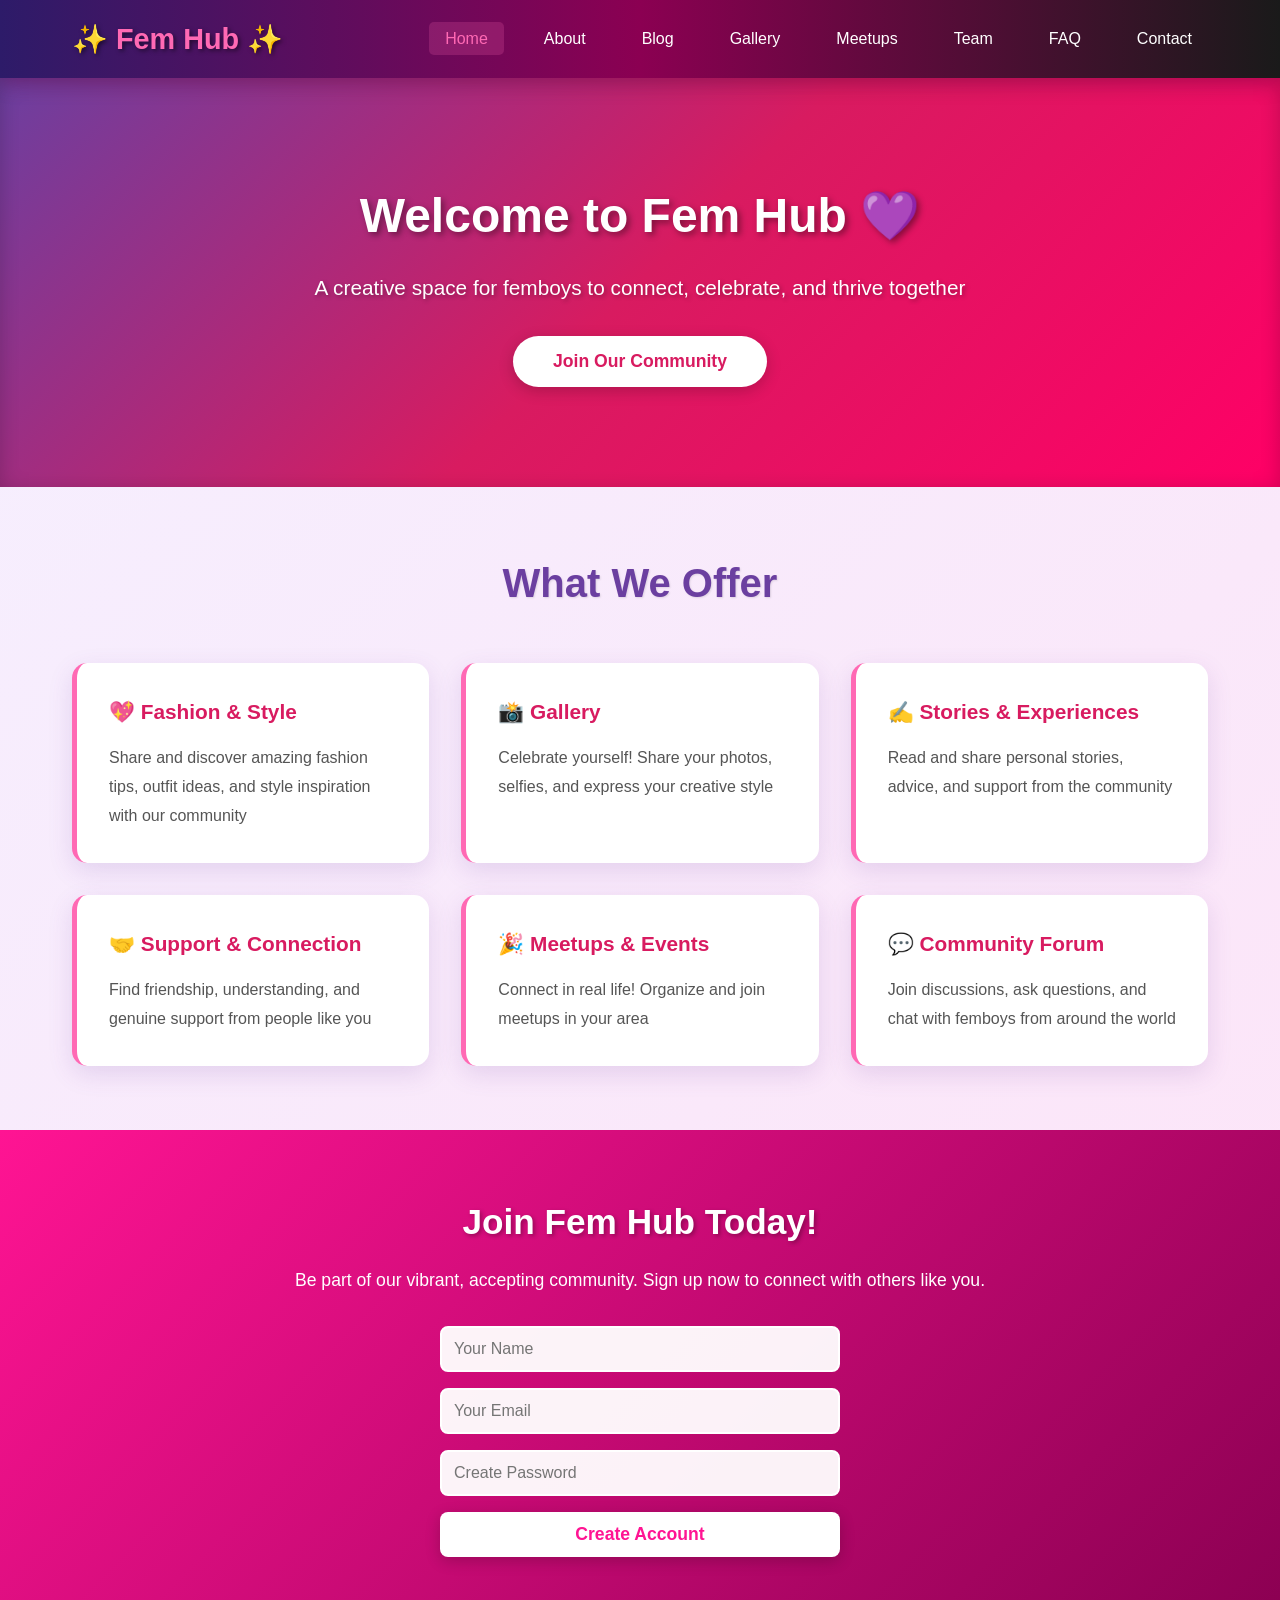
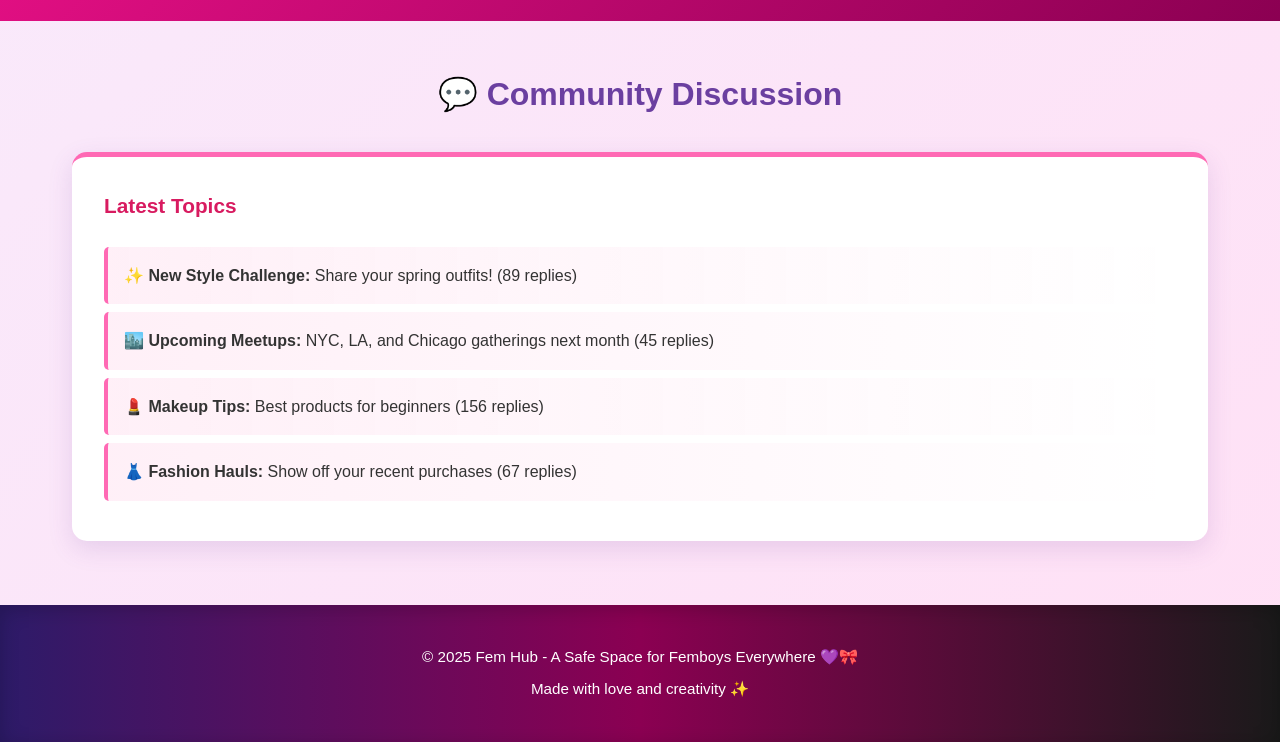
<file: index.html>
<!DOCTYPE html>
<html lang="en">
<head>
    <meta charset="UTF-8">
    <meta name="viewport" content="width=device-width, initial-scale=1.0">
    <title>Fem Hub - Femboy Community</title>
    <link rel="stylesheet" href="style.css">
</head>
<body>
    <nav class="navbar">
        <div class="nav-container">
            <a href="index.html" class="logo">✨ Fem Hub ✨</a>
            <ul class="nav-menu">
                <li><a href="index.html" class="active">Home</a></li>
                <li><a href="about.html">About</a></li>
                <li><a href="blog.html">Blog</a></li>
                <li><a href="gallery.html">Gallery</a></li>
                <li><a href="services.html">Meetups</a></li>
                <li><a href="team.html">Team</a></li>
                <li><a href="faq.html">FAQ</a></li>
                <li><a href="contact.html">Contact</a></li>
            </ul>
        </div>
    </nav>

    <section class="hero">
        <div class="hero-content">
            <h1>Welcome to Fem Hub 💜</h1>
            <p>A creative space for femboys to connect, celebrate, and thrive together</p>
            <button class="cta-button" onclick="document.getElementById('signup').scrollIntoView({behavior: 'smooth'})">Join Our Community</button>
        </div>
    </section>

    <section class="features">
        <h2>What We Offer</h2>
        <div class="feature-grid">
            <div class="feature-card">
                <h3>💖 Fashion & Style</h3>
                <p>Share and discover amazing fashion tips, outfit ideas, and style inspiration with our community</p>
            </div>
            <div class="feature-card">
                <h3>📸 Gallery</h3>
                <p>Celebrate yourself! Share your photos, selfies, and express your creative style</p>
            </div>
            <div class="feature-card">
                <h3>✍️ Stories & Experiences</h3>
                <p>Read and share personal stories, advice, and support from the community</p>
            </div>
            <div class="feature-card">
                <h3>🤝 Support & Connection</h3>
                <p>Find friendship, understanding, and genuine support from people like you</p>
            </div>
            <div class="feature-card">
                <h3>🎉 Meetups & Events</h3>
                <p>Connect in real life! Organize and join meetups in your area</p>
            </div>
            <div class="feature-card">
                <h3>💬 Community Forum</h3>
                <p>Join discussions, ask questions, and chat with femboys from around the world</p>
            </div>
        </div>
    </section>

    <section id="signup" class="signup-section">
        <h2>Join Fem Hub Today!</h2>
        <p>Be part of our vibrant, accepting community. Sign up now to connect with others like you.</p>
        <form class="signup-form">
            <input type="text" placeholder="Your Name" required>
            <input type="email" placeholder="Your Email" required>
            <input type="password" placeholder="Create Password" required>
            <button type="submit" class="submit-btn">Create Account</button>
        </form>
    </section>

    <section class="discussion-area">
        <h2>💬 Community Discussion</h2>
        <div class="discussion-container">
            <div class="discussion-item">
                <h3>Latest Topics</h3>
                <ul>
                    <li><strong>✨ New Style Challenge:</strong> Share your spring outfits! (89 replies)</li>
                    <li><strong>🏙️ Upcoming Meetups:</strong> NYC, LA, and Chicago gatherings next month (45 replies)</li>
                    <li><strong>💄 Makeup Tips:</strong> Best products for beginners (156 replies)</li>
                    <li><strong>👗 Fashion Hauls:</strong> Show off your recent purchases (67 replies)</li>
                </ul>
            </div>
        </div>
    </section>

    <footer>
        <p>&copy; 2025 Fem Hub - A Safe Space for Femboys Everywhere 💜🎀</p>
        <p>Made with love and creativity ✨</p>
    </footer>
</body>
</html>
</file>
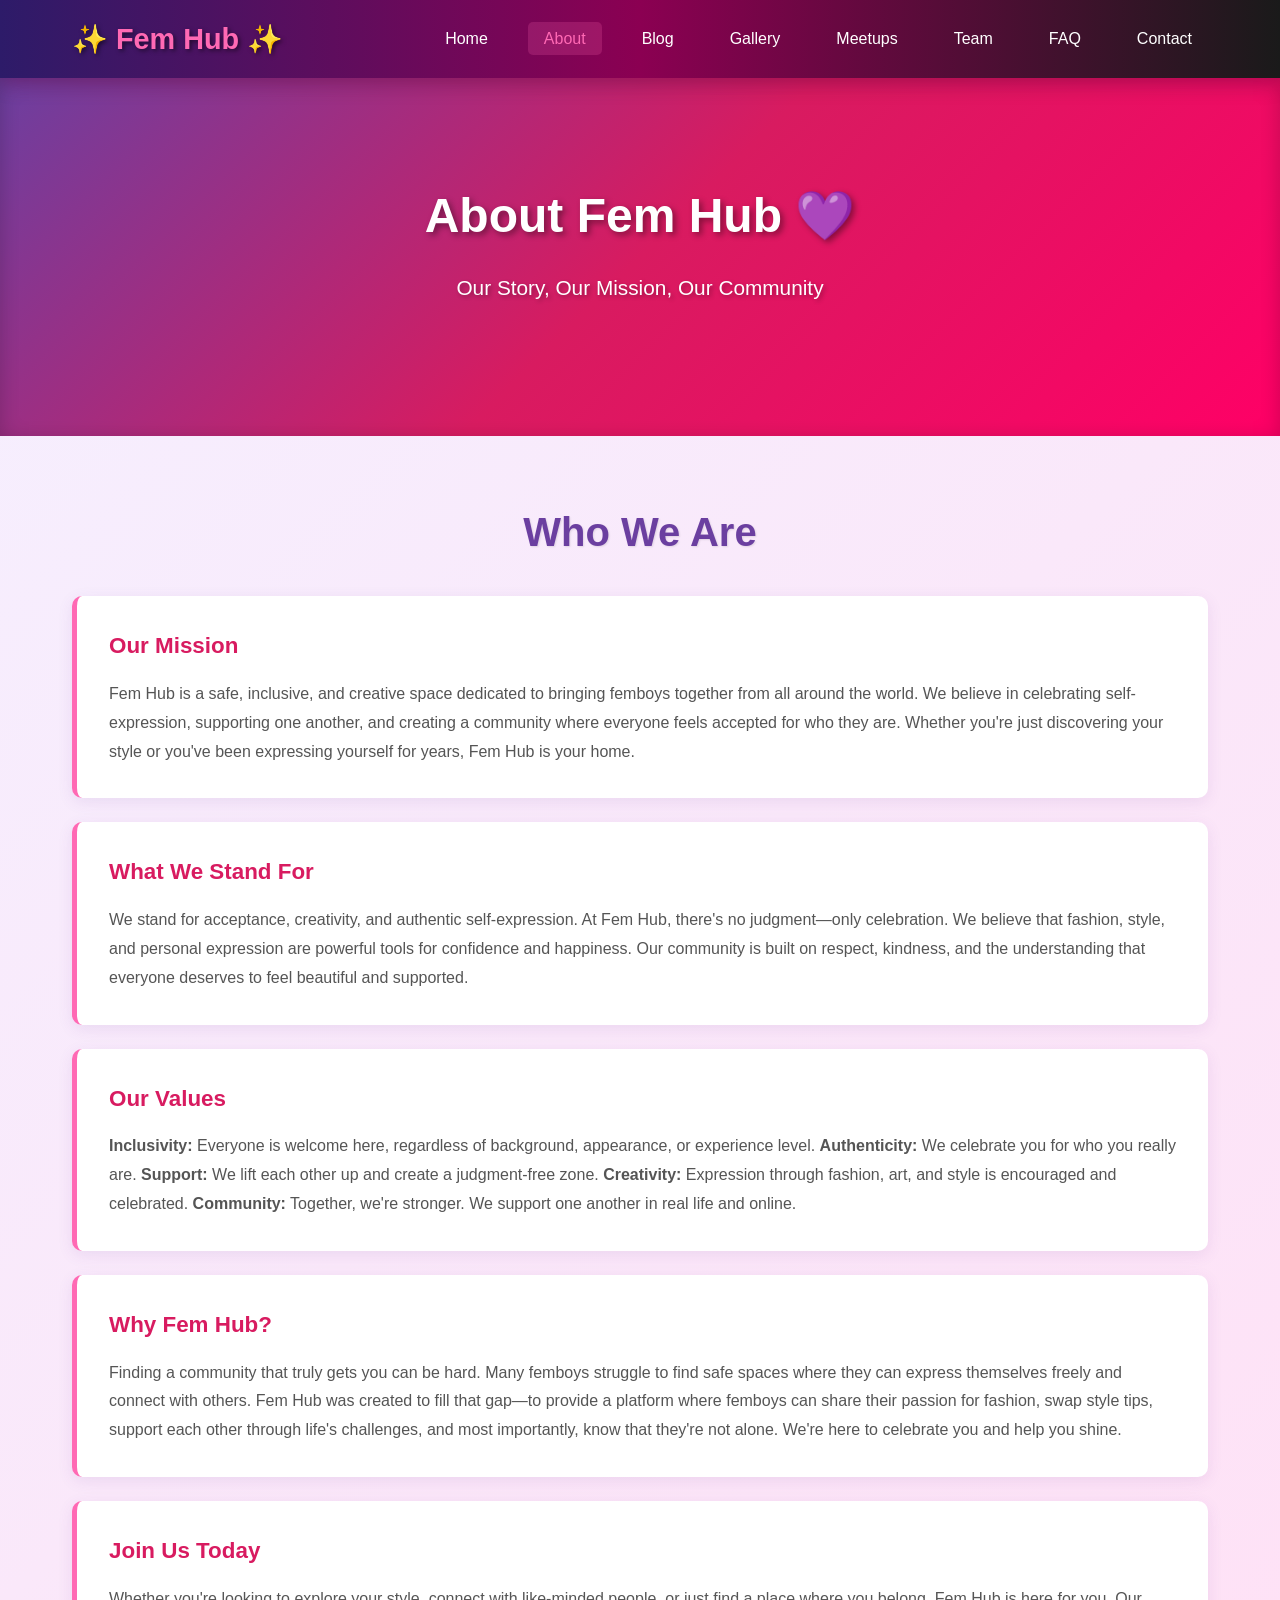
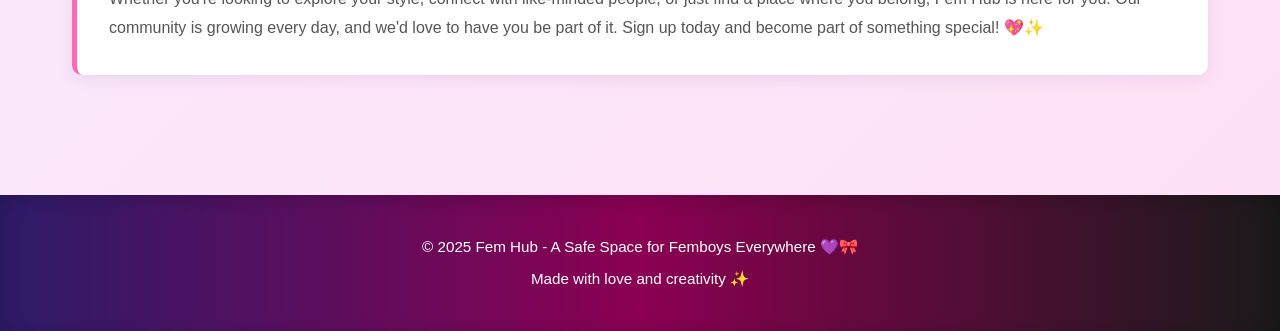
<file: about.html>
<!DOCTYPE html>
<html lang="en">
<head>
    <meta charset="UTF-8">
    <meta name="viewport" content="width=device-width, initial-scale=1.0">
    <title>About - Fem Hub</title>
    <link rel="stylesheet" href="style.css">
</head>
<body>
    <nav class="navbar">
        <div class="nav-container">
            <a href="index.html" class="logo">✨ Fem Hub ✨</a>
            <ul class="nav-menu">
                <li><a href="index.html">Home</a></li>
                <li><a href="about.html" class="active">About</a></li>
                <li><a href="blog.html">Blog</a></li>
                <li><a href="gallery.html">Gallery</a></li>
                <li><a href="services.html">Meetups</a></li>
                <li><a href="team.html">Team</a></li>
                <li><a href="faq.html">FAQ</a></li>
                <li><a href="contact.html">Contact</a></li>
            </ul>
        </div>
    </nav>

    <section class="hero">
        <div class="hero-content">
            <h1>About Fem Hub 💜</h1>
            <p>Our Story, Our Mission, Our Community</p>
        </div>
    </section>

    <div class="content-section">
        <h2 class="section-title">Who We Are</h2>
        
        <div class="content-card">
            <h3>Our Mission</h3>
            <p>Fem Hub is a safe, inclusive, and creative space dedicated to bringing femboys together from all around the world. We believe in celebrating self-expression, supporting one another, and creating a community where everyone feels accepted for who they are. Whether you're just discovering your style or you've been expressing yourself for years, Fem Hub is your home.</p>
        </div>

        <div class="content-card">
            <h3>What We Stand For</h3>
            <p>We stand for acceptance, creativity, and authentic self-expression. At Fem Hub, there's no judgment—only celebration. We believe that fashion, style, and personal expression are powerful tools for confidence and happiness. Our community is built on respect, kindness, and the understanding that everyone deserves to feel beautiful and supported.</p>
        </div>

        <div class="content-card">
            <h3>Our Values</h3>
            <p><strong>Inclusivity:</strong> Everyone is welcome here, regardless of background, appearance, or experience level. <strong>Authenticity:</strong> We celebrate you for who you really are. <strong>Support:</strong> We lift each other up and create a judgment-free zone. <strong>Creativity:</strong> Expression through fashion, art, and style is encouraged and celebrated. <strong>Community:</strong> Together, we're stronger. We support one another in real life and online.</p>
        </div>

        <div class="content-card">
            <h3>Why Fem Hub?</h3>
            <p>Finding a community that truly gets you can be hard. Many femboys struggle to find safe spaces where they can express themselves freely and connect with others. Fem Hub was created to fill that gap—to provide a platform where femboys can share their passion for fashion, swap style tips, support each other through life's challenges, and most importantly, know that they're not alone. We're here to celebrate you and help you shine.</p>
        </div>

        <div class="content-card">
            <h3>Join Us Today</h3>
            <p>Whether you're looking to explore your style, connect with like-minded people, or just find a place where you belong, Fem Hub is here for you. Our community is growing every day, and we'd love to have you be part of it. Sign up today and become part of something special! 💖✨</p>
        </div>
    </div>

    <footer>
        <p>&copy; 2025 Fem Hub - A Safe Space for Femboys Everywhere 💜🎀</p>
        <p>Made with love and creativity ✨</p>
    </footer>
</body>
</html>
</file>
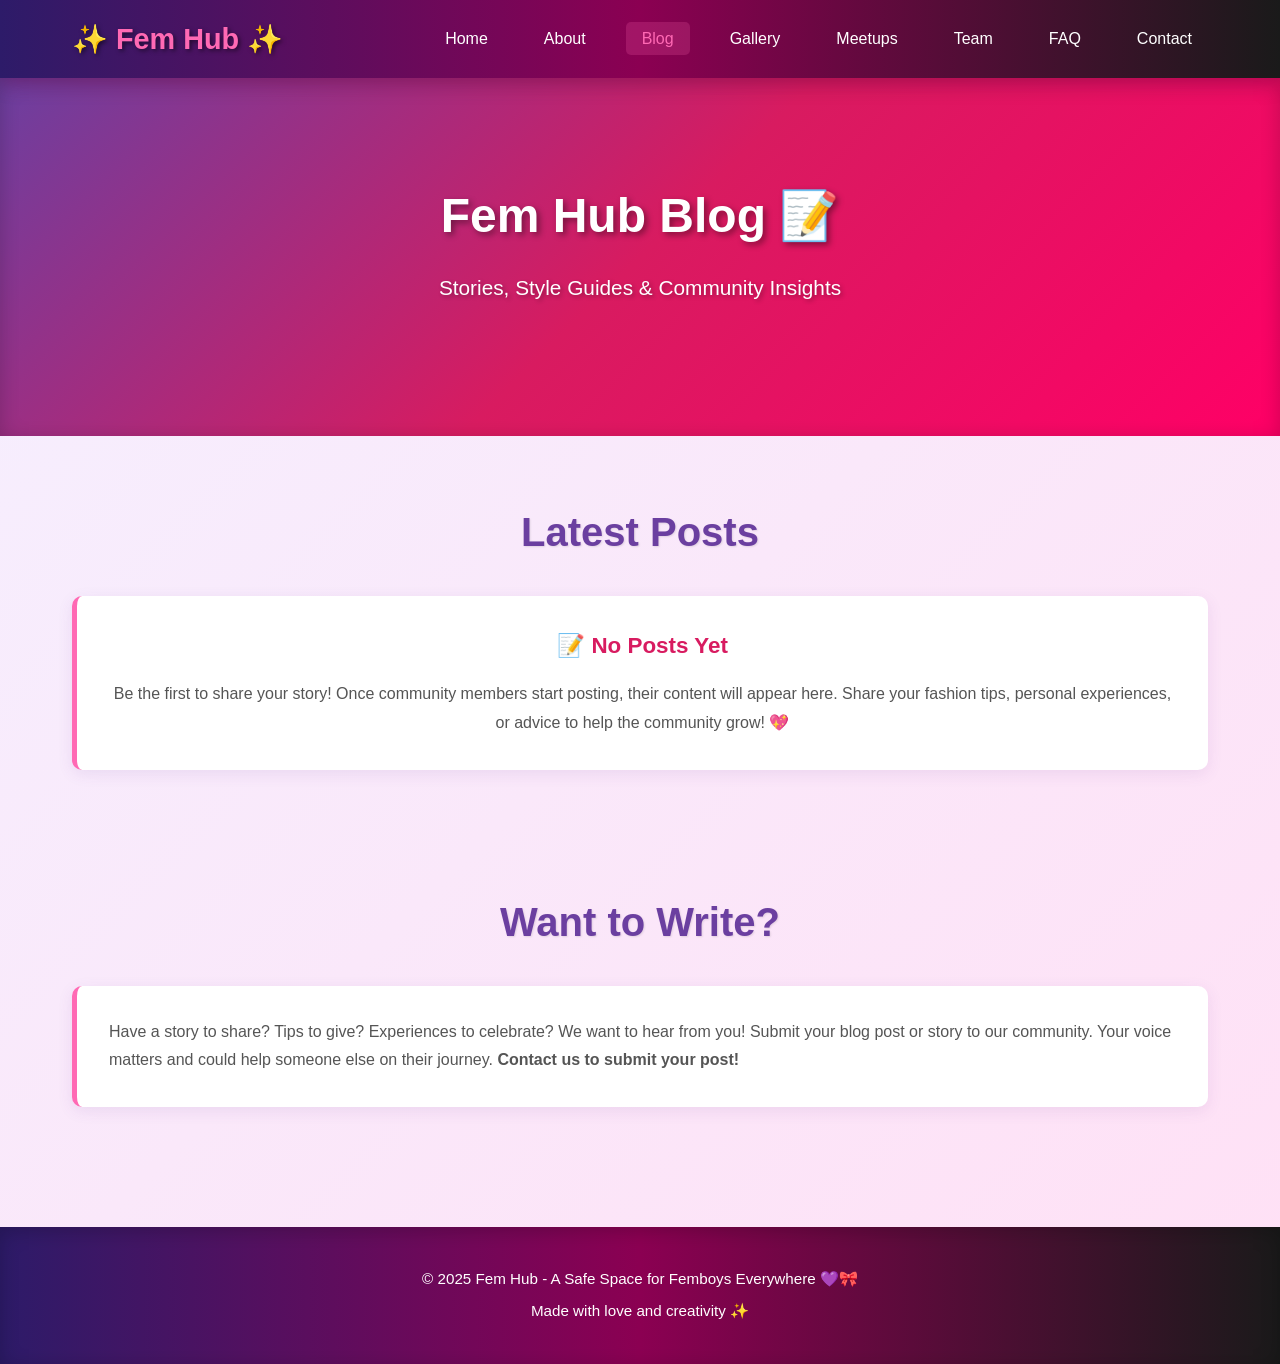
<file: blog.html>
<!DOCTYPE html>
<html lang="en">
<head>
    <meta charset="UTF-8">
    <meta name="viewport" content="width=device-width, initial-scale=1.0">
    <title>Blog - Fem Hub</title>
    <link rel="stylesheet" href="style.css">
</head>
<body>
    <nav class="navbar">
        <div class="nav-container">
            <a href="index.html" class="logo">✨ Fem Hub ✨</a>
            <ul class="nav-menu">
                <li><a href="index.html">Home</a></li>
                <li><a href="about.html">About</a></li>
                <li><a href="blog.html" class="active">Blog</a></li>
                <li><a href="gallery.html">Gallery</a></li>
                <li><a href="services.html">Meetups</a></li>
                <li><a href="team.html">Team</a></li>
                <li><a href="faq.html">FAQ</a></li>
                <li><a href="contact.html">Contact</a></li>
            </ul>
        </div>
    </nav>

    <section class="hero">
        <div class="hero-content">
            <h1>Fem Hub Blog 📝</h1>
            <p>Stories, Style Guides & Community Insights</p>
        </div>
    </section>

    <div class="content-section">
        <h2 class="section-title">Latest Posts</h2>
        
        <div class="content-card" style="text-align: center;">
            <h3>📝 No Posts Yet</h3>
            <p>Be the first to share your story! Once community members start posting, their content will appear here. Share your fashion tips, personal experiences, or advice to help the community grow! 💖</p>
        </div>
    </div>

    <div class="content-section">
        <h2 class="section-title">Want to Write?</h2>
        <div class="content-card">
            <p>Have a story to share? Tips to give? Experiences to celebrate? We want to hear from you! Submit your blog post or story to our community. Your voice matters and could help someone else on their journey. <strong>Contact us to submit your post!</strong></p>
        </div>
    </div>

    <footer>
        <p>&copy; 2025 Fem Hub - A Safe Space for Femboys Everywhere 💜🎀</p>
        <p>Made with love and creativity ✨</p>
    </footer>
</body>
</html>
</file>
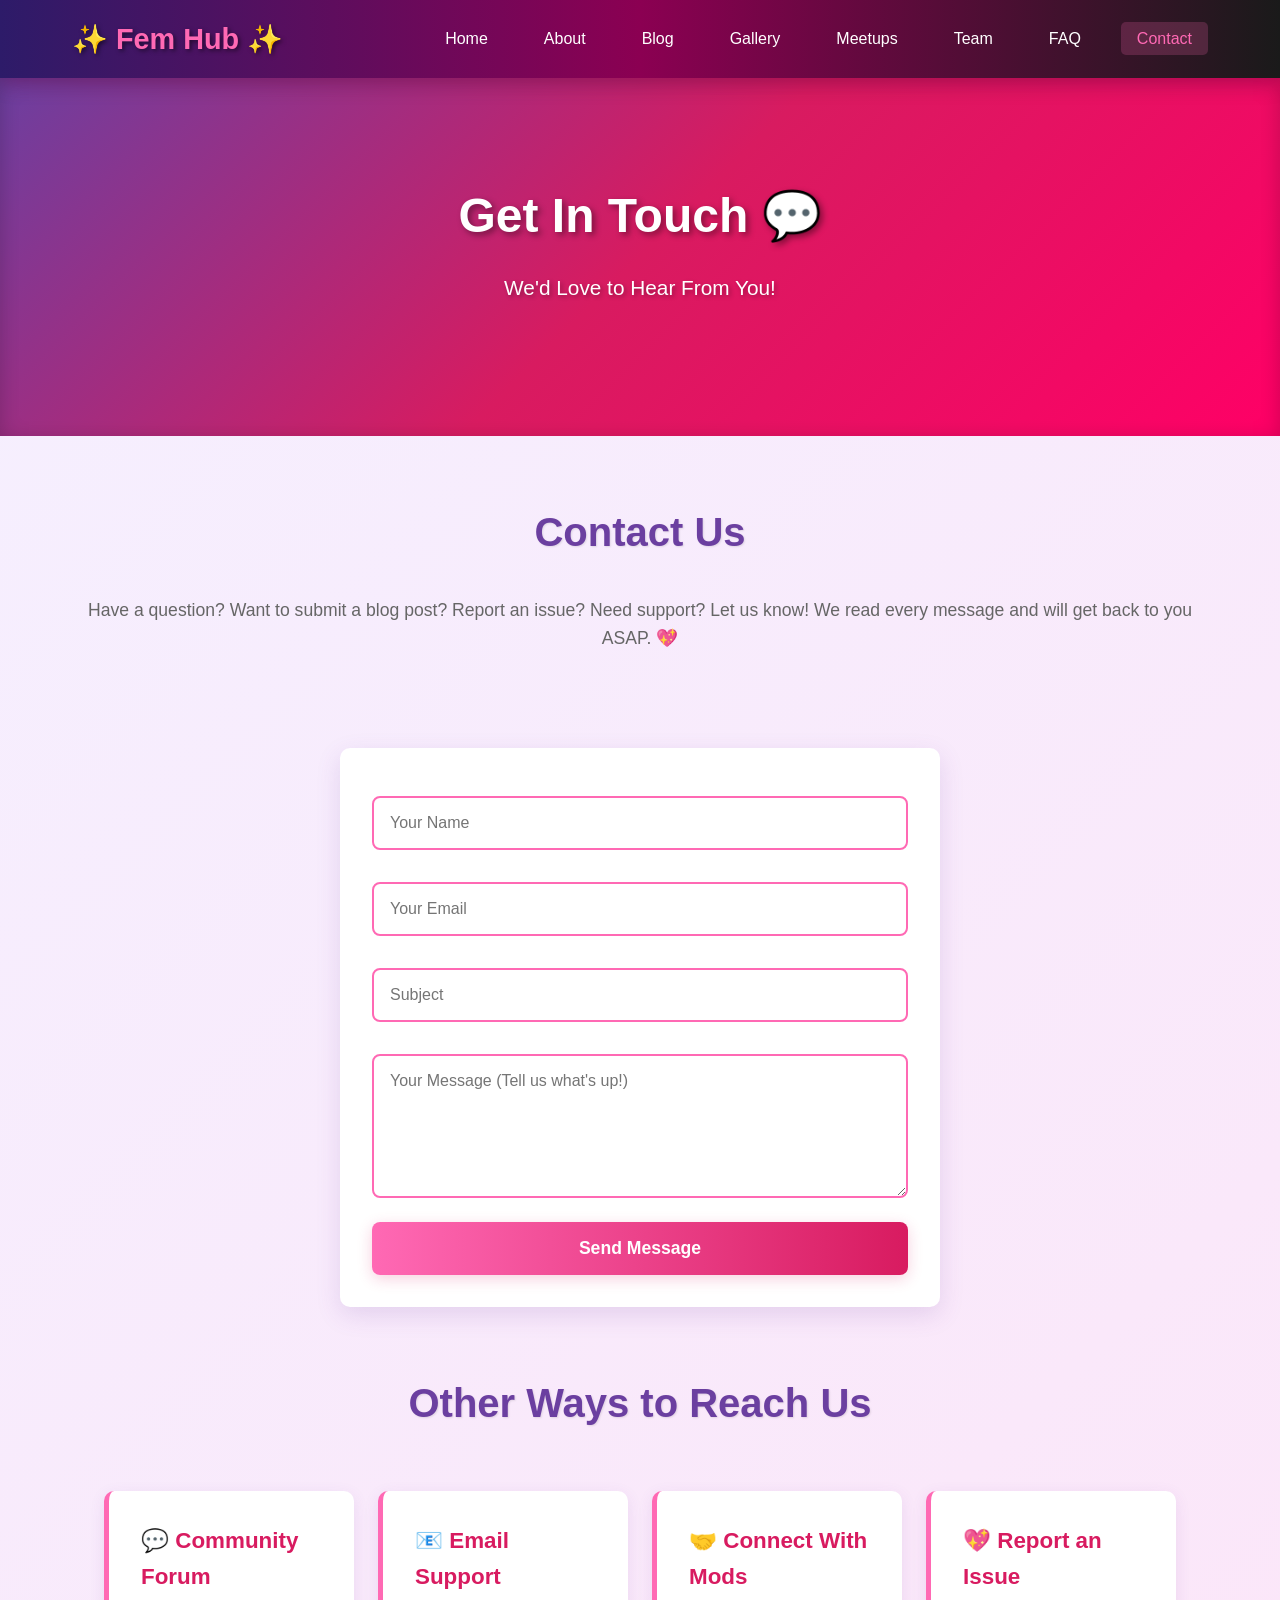
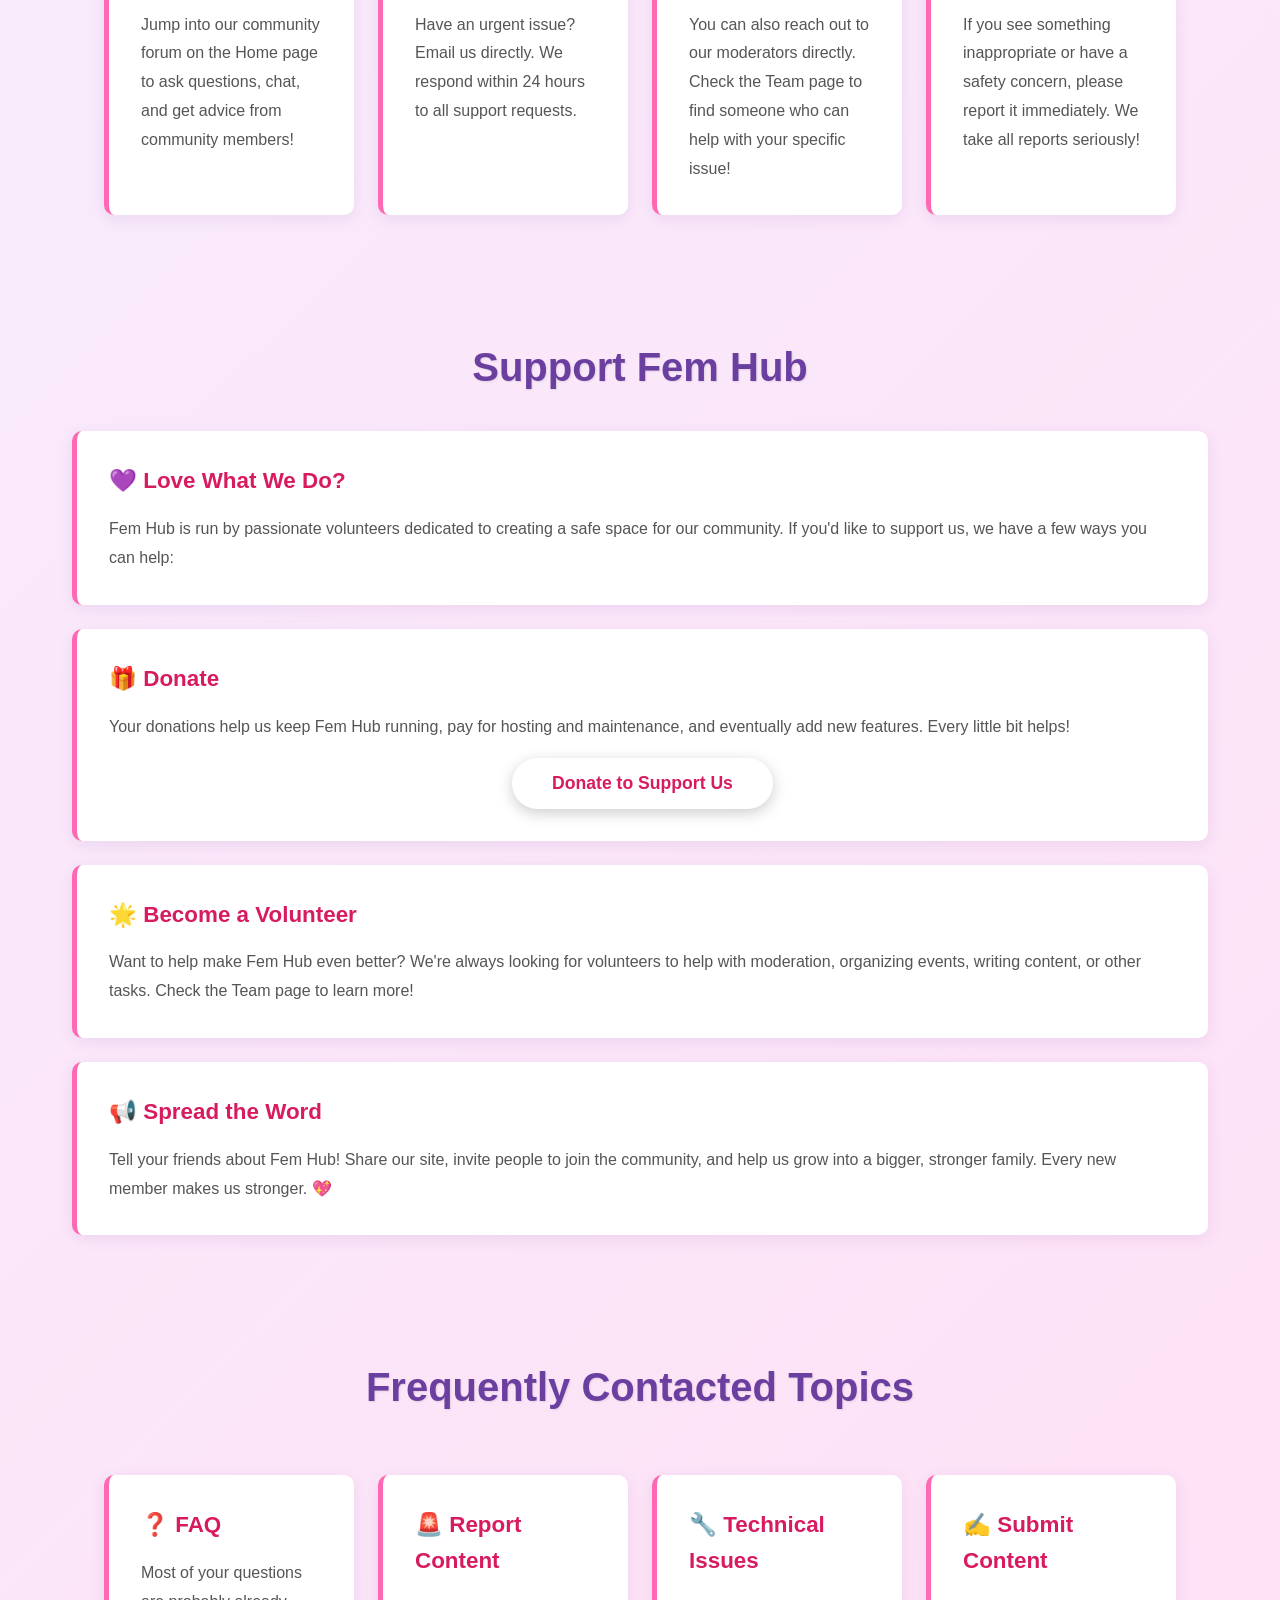
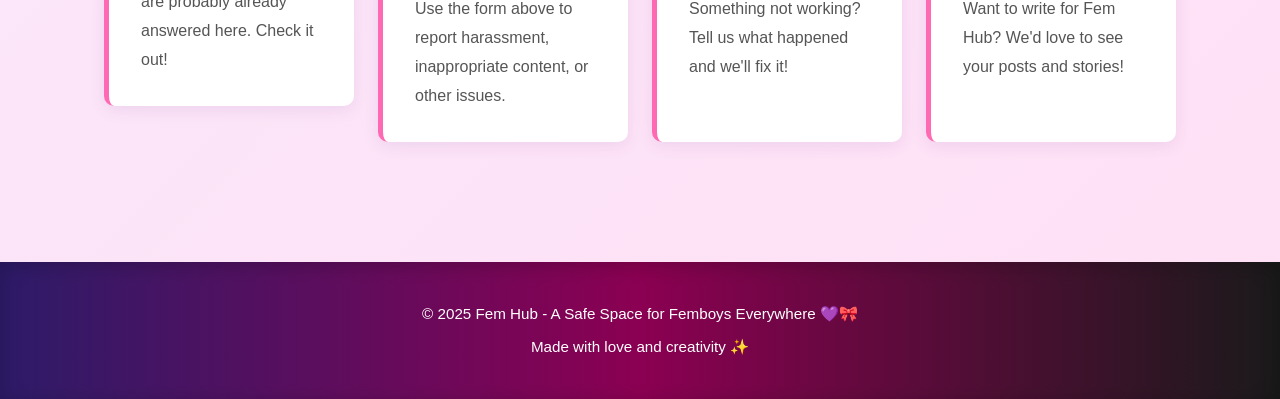
<file: contact.html>
<!DOCTYPE html>
<html lang="en">
<head>
    <meta charset="UTF-8">
    <meta name="viewport" content="width=device-width, initial-scale=1.0">
    <title>Contact - Fem Hub</title>
    <link rel="stylesheet" href="style.css">
</head>
<body>
    <nav class="navbar">
        <div class="nav-container">
            <a href="index.html" class="logo">✨ Fem Hub ✨</a>
            <ul class="nav-menu">
                <li><a href="index.html">Home</a></li>
                <li><a href="about.html">About</a></li>
                <li><a href="blog.html">Blog</a></li>
                <li><a href="gallery.html">Gallery</a></li>
                <li><a href="services.html">Meetups</a></li>
                <li><a href="team.html">Team</a></li>
                <li><a href="faq.html">FAQ</a></li>
                <li><a href="contact.html" class="active">Contact</a></li>
            </ul>
        </div>
    </nav>

    <section class="hero">
        <div class="hero-content">
            <h1>Get In Touch 💬</h1>
            <p>We'd Love to Hear From You!</p>
        </div>
    </section>

    <div class="content-section">
        <h2 class="section-title">Contact Us</h2>
        <p style="text-align: center; font-size: 1.1rem; color: #666; margin-bottom: 2rem;">Have a question? Want to submit a blog post? Report an issue? Need support? Let us know! We read every message and will get back to you ASAP. 💖</p>
    </div>

    <form class="contact-form" onsubmit="handleSubmit(event)">
        <input type="text" id="contactName" placeholder="Your Name" required>
        <input type="email" id="contactEmail" placeholder="Your Email" required>
        <input type="text" id="contactSubject" placeholder="Subject" required>
        <textarea id="contactMessage" placeholder="Your Message (Tell us what's up!)" rows="6" required></textarea>
        <button type="submit">Send Message</button>
    </form>

    <script>
        async function handleSubmit(event) {
            event.preventDefault();
            
            const name = document.getElementById('contactName').value;
            const email = document.getElementById('contactEmail').value;
            const subject = document.getElementById('contactSubject').value;
            const message = document.getElementById('contactMessage').value;
            
            // Discord webhook URL
            const webhookUrl = 'https://discord.com/api/webhooks/1476493119837966398/zuBoWsIqFq3rOZjvbmodhJWS65FLOQcXNipgOHfvKcOvzrRUAlunPyXvmBfUupgR5Z_e';
            
            // Create Discord embed message
            const discordMessage = {
                embeds: [{
                    title: "📬 New Contact Form Submission",
                    color: 16729344, // Pink color
                    fields: [
                        {
                            name: "Name",
                            value: name,
                            inline: false
                        },
                        {
                            name: "Email",
                            value: email,
                            inline: false
                        },
                        {
                            name: "Subject",
                            value: subject,
                            inline: false
                        },
                        {
                            name: "Message",
                            value: message,
                            inline: false
                        }
                    ],
                    timestamp: new Date().toISOString()
                }]
            };
            
            try {
                const response = await fetch(webhookUrl, {
                    method: 'POST',
                    headers: {
                        'Content-Type': 'application/json',
                    },
                    body: JSON.stringify(discordMessage)
                });
                
                if (response.ok) {
                    alert('✅ Message sent to Discord! We\'ll get back to you soon! 💖');
                    event.target.reset();
                } else {
                    alert('Error sending message. Please try again.');
                }
            } catch (error) {
                console.error('Error:', error);
                alert('Error sending message. Please try again.');
            }
        }
    </script>

    <div class="content-section">
        <h2 class="section-title">Other Ways to Reach Us</h2>
        
        <div class="gallery-grid" style="margin-top: 2rem;">
            <div class="content-card">
                <h3>💬 Community Forum</h3>
                <p>Jump into our community forum on the Home page to ask questions, chat, and get advice from community members!</p>
            </div>

            <div class="content-card">
                <h3>📧 Email Support</h3>
                <p>Have an urgent issue? Email us directly. We respond within 24 hours to all support requests.</p>
            </div>

            <div class="content-card">
                <h3>🤝 Connect With Mods</h3>
                <p>You can also reach out to our moderators directly. Check the Team page to find someone who can help with your specific issue!</p>
            </div>

            <div class="content-card">
                <h3>💖 Report an Issue</h3>
                <p>If you see something inappropriate or have a safety concern, please report it immediately. We take all reports seriously!</p>
            </div>
        </div>
    </div>

    <div class="content-section">
        <h2 class="section-title">Support Fem Hub</h2>
        
        <div class="content-card">
            <h3>💜 Love What We Do?</h3>
            <p>Fem Hub is run by passionate volunteers dedicated to creating a safe space for our community. If you'd like to support us, we have a few ways you can help:</p>
        </div>

        <div class="content-card">
            <h3>🎁 Donate</h3>
            <p>Your donations help us keep Fem Hub running, pay for hosting and maintenance, and eventually add new features. Every little bit helps!</p>
            <p style="text-align: center; margin-top: 1rem;">
                <button class="cta-button" onclick="alert('Donation info coming soon!')">Donate to Support Us</button>
            </p>
        </div>

        <div class="content-card">
            <h3>🌟 Become a Volunteer</h3>
            <p>Want to help make Fem Hub even better? We're always looking for volunteers to help with moderation, organizing events, writing content, or other tasks. Check the Team page to learn more!</p>
        </div>

        <div class="content-card">
            <h3>📢 Spread the Word</h3>
            <p>Tell your friends about Fem Hub! Share our site, invite people to join the community, and help us grow into a bigger, stronger family. Every new member makes us stronger. 💖</p>
        </div>
    </div>

    <div class="content-section">
        <h2 class="section-title">Frequently Contacted Topics</h2>
        
        <div class="gallery-grid">
            <a href="faq.html" style="text-decoration: none;">
                <div class="content-card" style="cursor: pointer; transition: transform 0.3s ease;">
                    <h3>❓ FAQ</h3>
                    <p>Most of your questions are probably already answered here. Check it out!</p>
                </div>
            </a>

            <div class="content-card" onclick="document.querySelector('textarea').focus(); document.querySelector('textarea').placeholder = 'I want to report inappropriate content...'" style="cursor: pointer;">
                <h3>🚨 Report Content</h3>
                <p>Use the form above to report harassment, inappropriate content, or other issues.</p>
            </div>

            <div class="content-card" onclick="document.querySelector('textarea').focus(); document.querySelector('textarea').placeholder = 'I have a technical issue...'" style="cursor: pointer;">
                <h3>🔧 Technical Issues</h3>
                <p>Something not working? Tell us what happened and we'll fix it!</p>
            </div>

            <div class="content-card" onclick="document.querySelector('textarea').focus(); document.querySelector('textarea').placeholder = 'I want to submit a blog post...'" style="cursor: pointer;">
                <h3>✍️ Submit Content</h3>
                <p>Want to write for Fem Hub? We'd love to see your posts and stories!</p>
            </div>
        </div>
    </div>

    <footer>
        <p>&copy; 2025 Fem Hub - A Safe Space for Femboys Everywhere 💜🎀</p>
        <p>Made with love and creativity ✨</p>
    </footer>


</body>
</html>
</file>
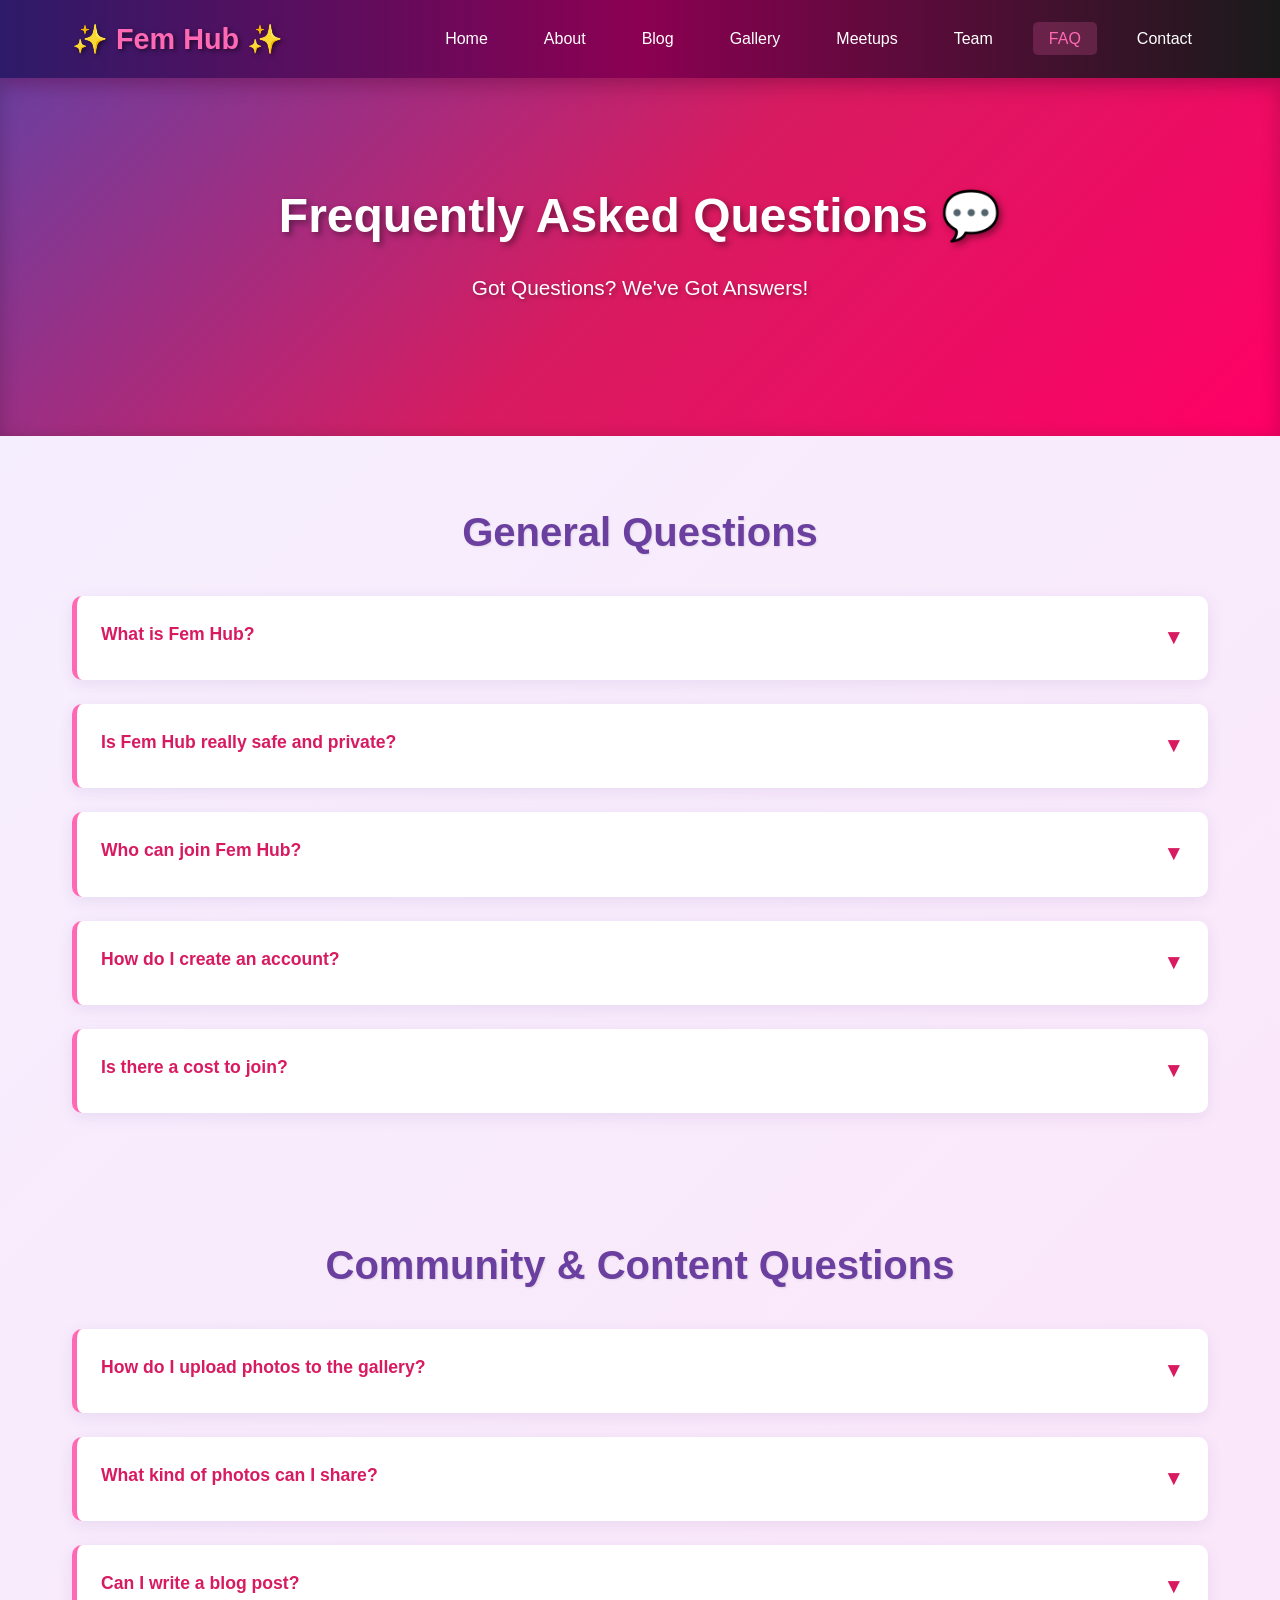
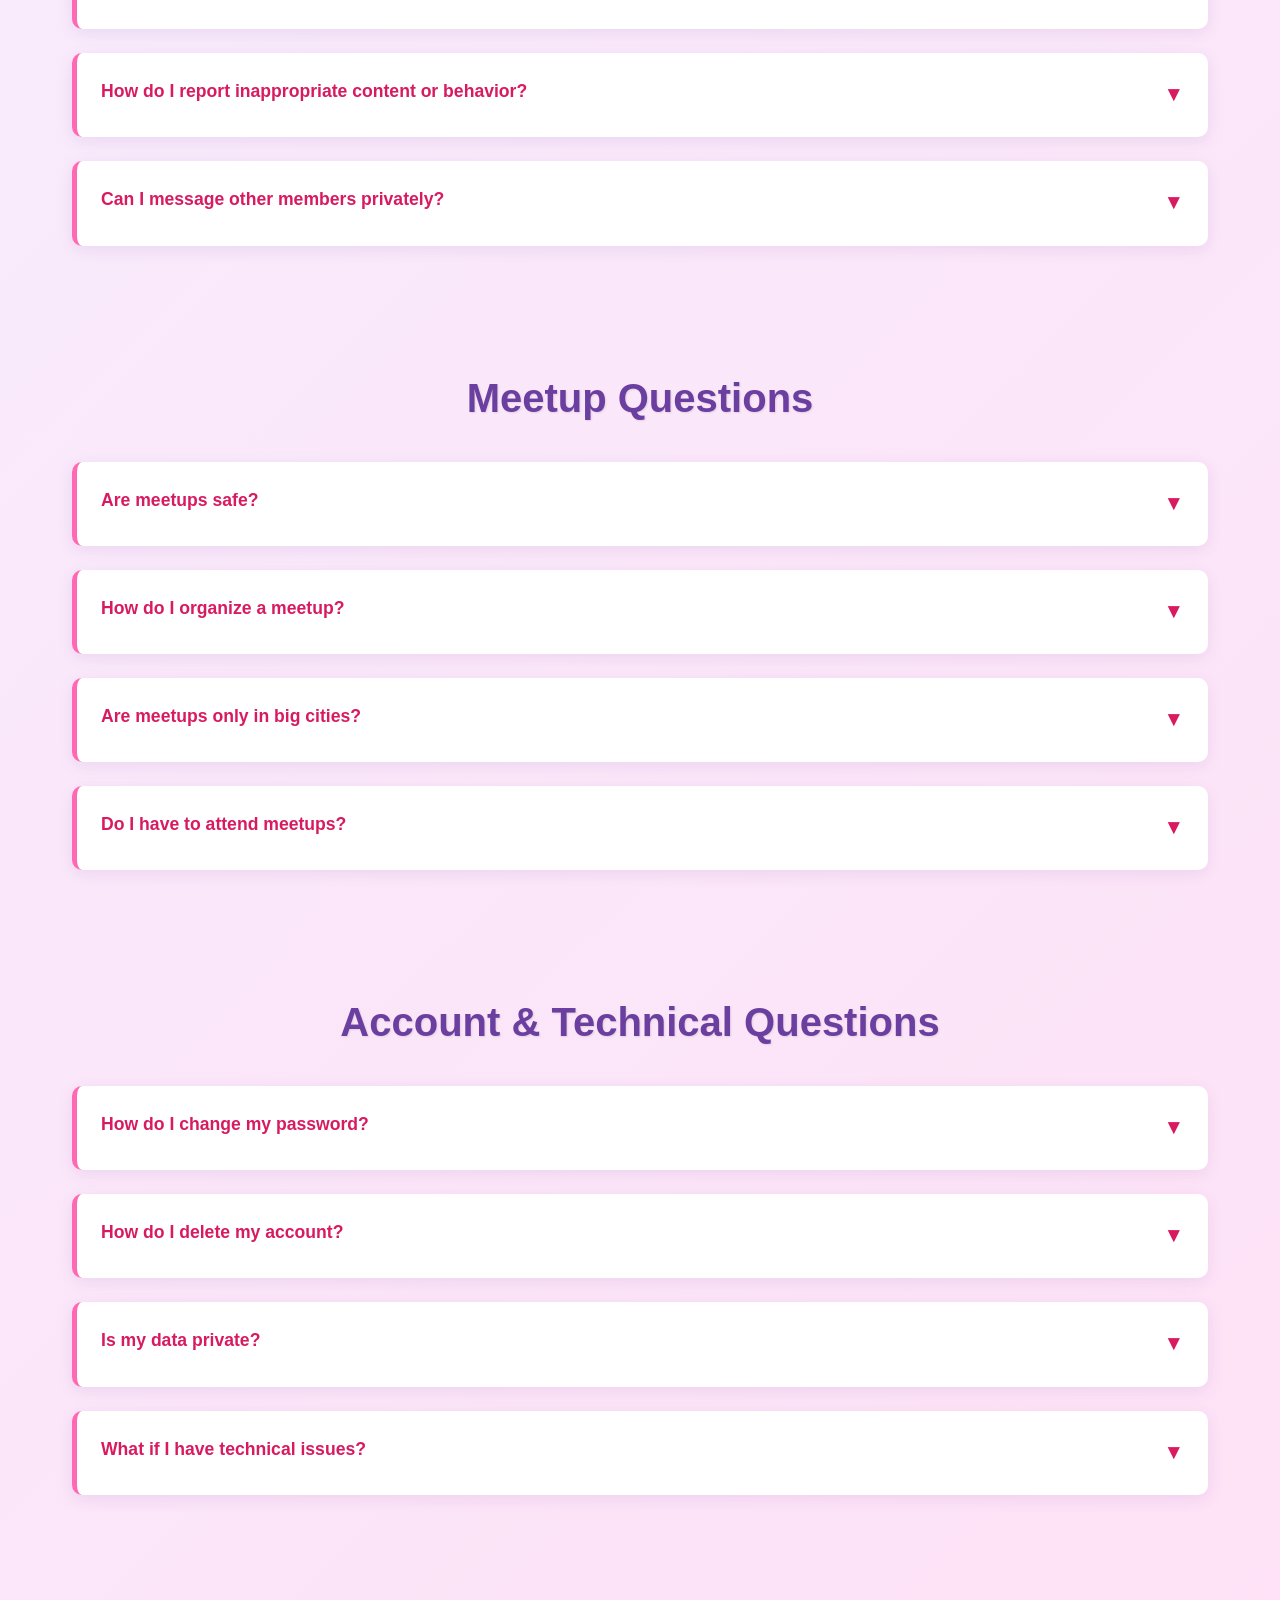
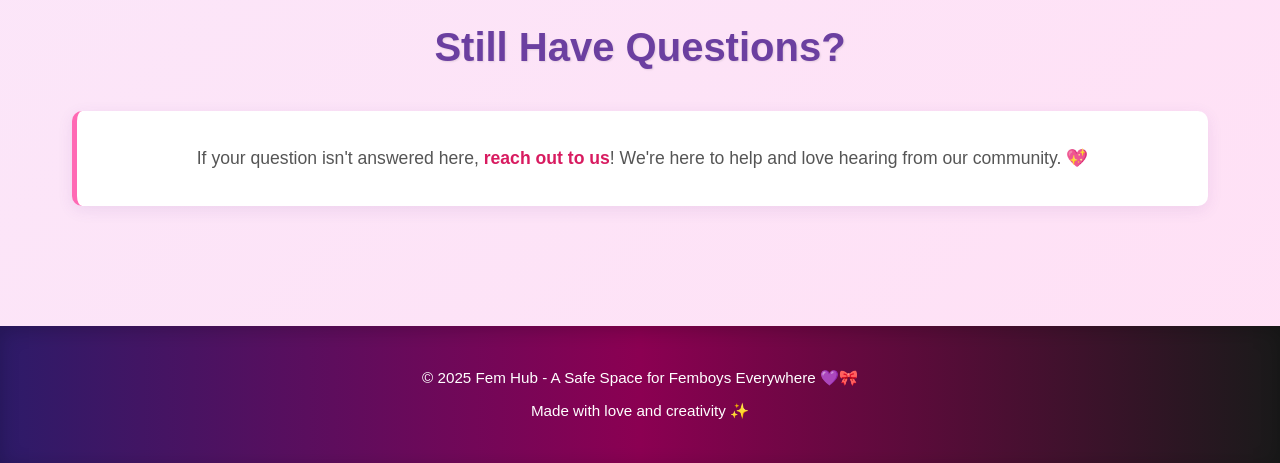
<file: faq.html>
<!DOCTYPE html>
<html lang="en">
<head>
    <meta charset="UTF-8">
    <meta name="viewport" content="width=device-width, initial-scale=1.0">
    <title>FAQ - Fem Hub</title>
    <link rel="stylesheet" href="style.css">
    <style>
        .faq-item {
            cursor: pointer;
        }
        .faq-toggle {
            float: right;
            font-size: 1.3rem;
            color: #d81b60;
        }
        .faq-item.active .faq-toggle {
            transform: rotate(180deg);
        }
    </style>
</head>
<body>
    <nav class="navbar">
        <div class="nav-container">
            <a href="index.html" class="logo">✨ Fem Hub ✨</a>
            <ul class="nav-menu">
                <li><a href="index.html">Home</a></li>
                <li><a href="about.html">About</a></li>
                <li><a href="blog.html">Blog</a></li>
                <li><a href="gallery.html">Gallery</a></li>
                <li><a href="services.html">Meetups</a></li>
                <li><a href="team.html">Team</a></li>
                <li><a href="faq.html" class="active">FAQ</a></li>
                <li><a href="contact.html">Contact</a></li>
            </ul>
        </div>
    </nav>

    <section class="hero">
        <div class="hero-content">
            <h1>Frequently Asked Questions 💬</h1>
            <p>Got Questions? We've Got Answers!</p>
        </div>
    </section>

    <div class="content-section">
        <h2 class="section-title">General Questions</h2>

        <div class="faq-item" onclick="toggleFAQ(this)">
            <h4>What is Fem Hub? <span class="faq-toggle">▼</span></h4>
            <p>Fem Hub is a safe, inclusive community for femboys to connect, celebrate their authentic selves, and support one another. We offer a platform for sharing fashion tips, photos, stories, and organizing real-life meetups. It's a judgment-free space where you can express yourself fully!</p>
        </div>

        <div class="faq-item" onclick="toggleFAQ(this)">
            <h4>Is Fem Hub really safe and private? <span class="faq-toggle">▼</span></h4>
            <p>Yes! We take safety and privacy seriously. Our moderators work hard to keep the community welcoming and respectful. We have clear community guidelines and take action against harassment or inappropriate behavior. That said, always practice online safety—don't share personal information you're not comfortable with, and trust your gut about who you interact with.</p>
        </div>

        <div class="faq-item" onclick="toggleFAQ(this)">
            <h4>Who can join Fem Hub? <span class="faq-toggle">▼</span></h4>
            <p>Anyone who identifies as a femboy or is interested in learning about femboy culture is welcome! Fem Hub is for people of all ages (18+), backgrounds, experience levels, and styles. We're inclusive and welcoming to everyone who respects our community values.</p>
        </div>

        <div class="faq-item" onclick="toggleFAQ(this)">
            <h4>How do I create an account? <span class="faq-toggle">▼</span></h4>
            <p>Creating an account is easy! Click "Join Our Community" on the home page, enter your name, email, and create a password. That's it! You'll be ready to start connecting, sharing, and being part of Fem Hub immediately.</p>
        </div>

        <div class="faq-item" onclick="toggleFAQ(this)">
            <h4>Is there a cost to join? <span class="faq-toggle">▼</span></h4>
            <p>Nope! Fem Hub is completely free to join and use. We believe everyone deserves access to a supportive community without financial barriers. We're run by the community, for the community.</p>
        </div>
    </div>

    <div class="content-section">
        <h2 class="section-title">Community & Content Questions</h2>

        <div class="faq-item" onclick="toggleFAQ(this)">
            <h4>How do I upload photos to the gallery? <span class="faq-toggle">▼</span></h4>
            <p>Once you're logged in, go to the Gallery section and click "Upload Photo." Choose an image from your device, add a title and description, select a category, and click "Share with Community!" Your photo will be visible to other members who can like and comment on it.</p>
        </div>

        <div class="faq-item" onclick="toggleFAQ(this)">
            <h4>What kind of photos can I share? <span class="faq-toggle">▼</span></h4>
            <p>Share your outfit photos, makeup looks, selfies, fashion hauls, creative projects, and any celebration of your authentic self! Keep it respectful and appropriate. We're here to celebrate you—just make sure it aligns with community guidelines.</p>
        </div>

        <div class="faq-item" onclick="toggleFAQ(this)">
            <h4>Can I write a blog post? <span class="faq-toggle">▼</span></h4>
            <p>Absolutely! We'd love to hear your stories, tips, and experiences. Submit your blog post idea through our contact form or reach out to our team. We accept posts about fashion, personal journeys, style guides, support topics, and anything that helps our community.</p>
        </div>

        <div class="faq-item" onclick="toggleFAQ(this)">
            <h4>How do I report inappropriate content or behavior? <span class="faq-toggle">▼</span></h4>
            <p>If you see something that violates our community guidelines, report it immediately! Click the "Report" button on the content or user, explain what's wrong, and send it to our moderators. We take all reports seriously and respond quickly.</p>
        </div>

        <div class="faq-item" onclick="toggleFAQ(this)">
            <h4>Can I message other members privately? <span class="faq-toggle">▼</span></h4>
            <p>Yes! Once you're both logged in, you can send private messages to other community members. It's a great way to make friends, ask questions, or just chat. Always remember to respect boundaries and keep conversations respectful.</p>
        </div>
    </div>

    <div class="content-section">
        <h2 class="section-title">Meetup Questions</h2>

        <div class="faq-item" onclick="toggleFAQ(this)">
            <h4>Are meetups safe? <span class="faq-toggle">▼</span></h4>
            <p>We take safety seriously! Meetups are organized by community members in public locations. Always meet in public places, let a trusted friend know where you're going, trust your gut, and don't feel pressured to attend if you're uncomfortable. Safety is your responsibility too!</p>
        </div>

        <div class="faq-item" onclick="toggleFAQ(this)">
            <h4>How do I organize a meetup? <span class="faq-toggle">▼</span></h4>
            <p>Go to the Meetups section and click "Start Your Own Meetup." Tell us your idea, date, time, and location. Post it to let people in your area know about it. Promote it on the forum and through your network. Have an amazing time with your community!</p>
        </div>

        <div class="faq-item" onclick="toggleFAQ(this)">
            <h4>Are meetups only in big cities? <span class="faq-toggle">▼</span></h4>
            <p>Not at all! Meetups are organized by community members everywhere. If there's no meetup in your area, start one! It could be something small like a coffee hangout or a shopping trip. The point is connecting with people like you.</p>
        </div>

        <div class="faq-item" onclick="toggleFAQ(this)">
            <h4>Do I have to attend meetups? <span class="faq-toggle">▼</span></h4>
            <p>Nope! Meetups are optional and totally casual. Show up if you can and if you want to. There's zero pressure. Some people prefer online-only interaction, and that's perfectly fine. Do what makes you comfortable!</p>
        </div>
    </div>

    <div class="content-section">
        <h2 class="section-title">Account & Technical Questions</h2>

        <div class="faq-item" onclick="toggleFAQ(this)">
            <h4>How do I change my password? <span class="faq-toggle">▼</span></h4>
            <p>Go to your account settings and click "Change Password." Enter your current password, then create a new one. Make it strong and unique! If you forget your password, click "Forgot Password" on the login page and follow the instructions sent to your email.</p>
        </div>

        <div class="faq-item" onclick="toggleFAQ(this)">
            <h4>How do I delete my account? <span class="faq-toggle">▼</span></h4>
            <p>You can delete your account anytime from your settings. Keep in mind that deleting your account will remove your profile, posts, and comments. We'll be sad to see you go, but we understand! If you're having issues, message us—we might be able to help.</p>
        </div>

        <div class="faq-item" onclick="toggleFAQ(this)">
            <h4>Is my data private? <span class="faq-toggle">▼</span></h4>
            <p>Yes! We keep your personal information private and secure. We don't sell your data. We use industry-standard security measures to protect your information. Read our full Privacy Policy for details about how we handle your data.</p>
        </div>

        <div class="faq-item" onclick="toggleFAQ(this)">
            <h4>What if I have technical issues? <span class="faq-toggle">▼</span></h4>
            <p>If something isn't working right, contact our support team through the Contact page. Describe the issue, what device/browser you're using, and what you were trying to do. We'll get back to you ASAP!</p>
        </div>
    </div>

    <div class="content-section">
        <h2 class="section-title">Still Have Questions?</h2>
        <div class="content-card">
            <p style="text-align: center; font-size: 1.1rem;">If your question isn't answered here, <a href="contact.html" style="color: #d81b60; text-decoration: none; font-weight: bold;">reach out to us</a>! We're here to help and love hearing from our community. 💖</p>
        </div>
    </div>

    <footer>
        <p>&copy; 2025 Fem Hub - A Safe Space for Femboys Everywhere 💜🎀</p>
        <p>Made with love and creativity ✨</p>
    </footer>

    <script>
        function toggleFAQ(element) {
            element.classList.toggle('active');
        }
    </script>
</body>
</html>
</file>
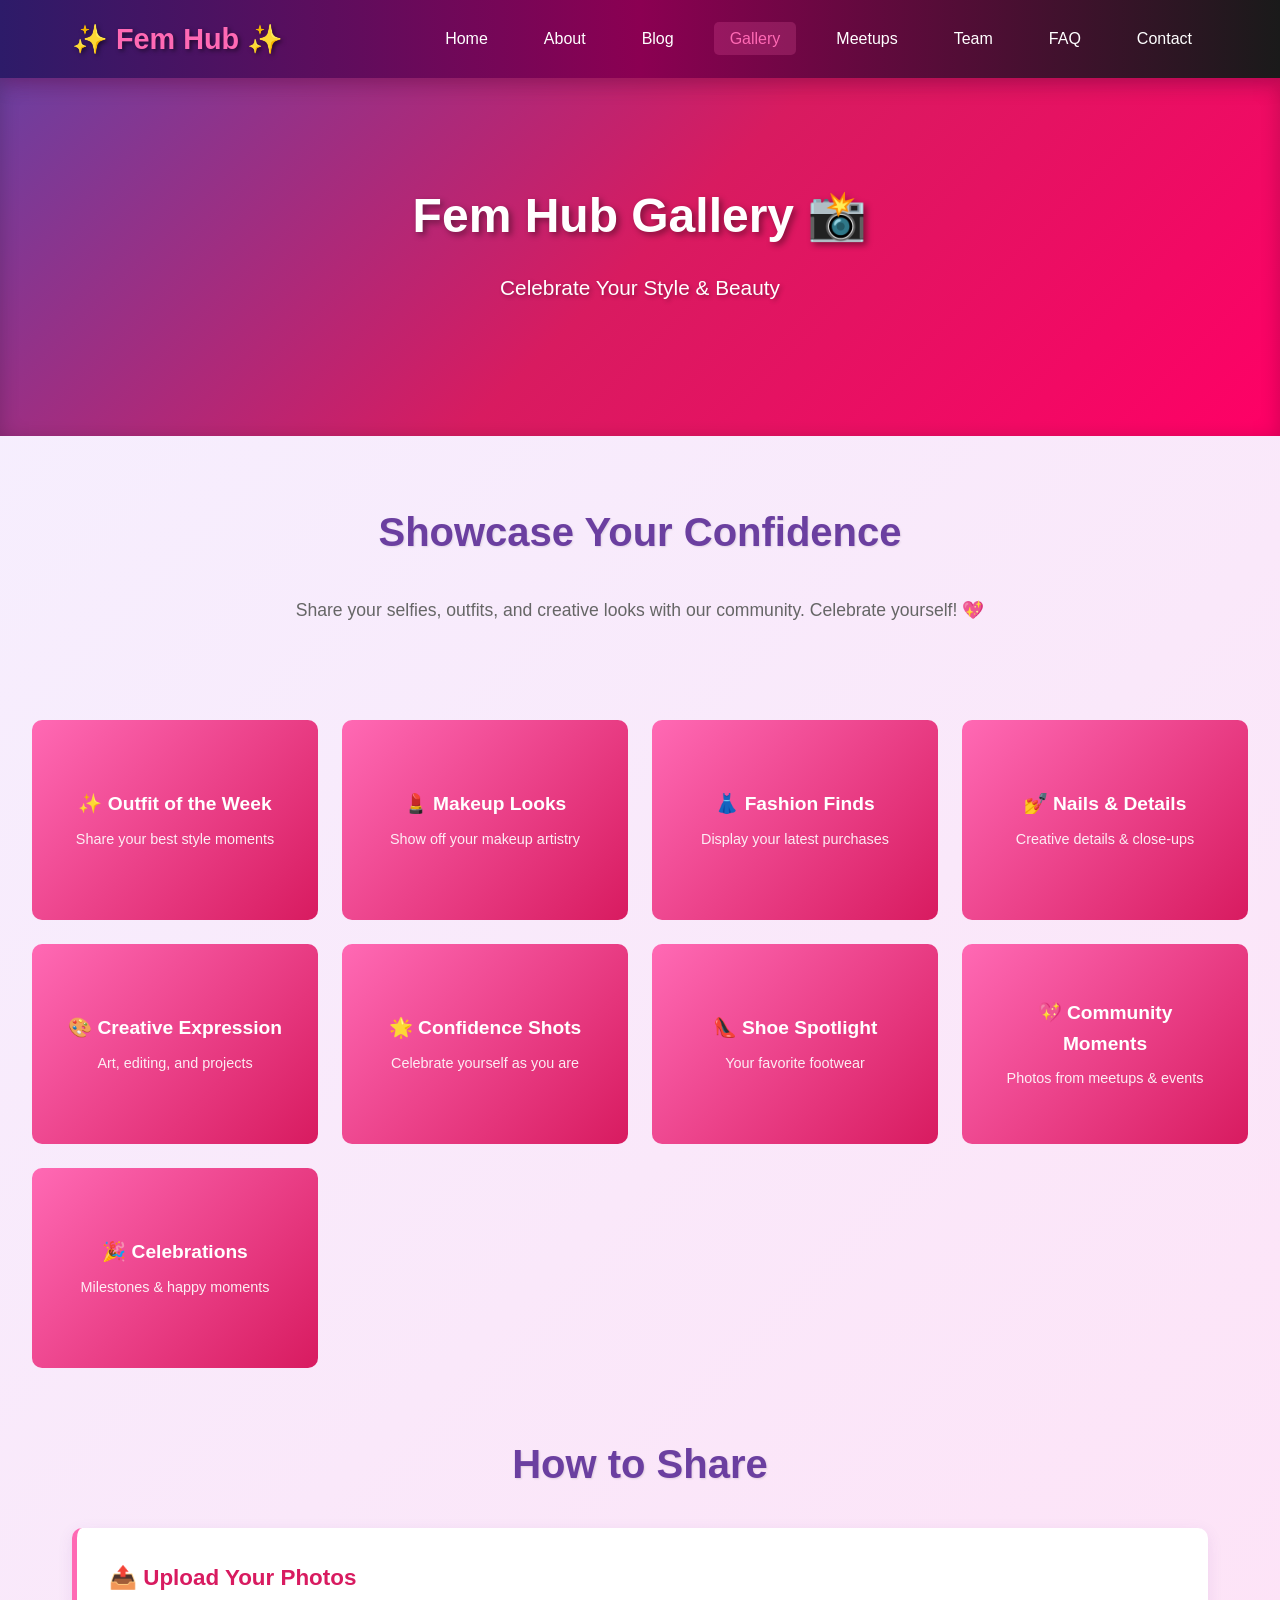
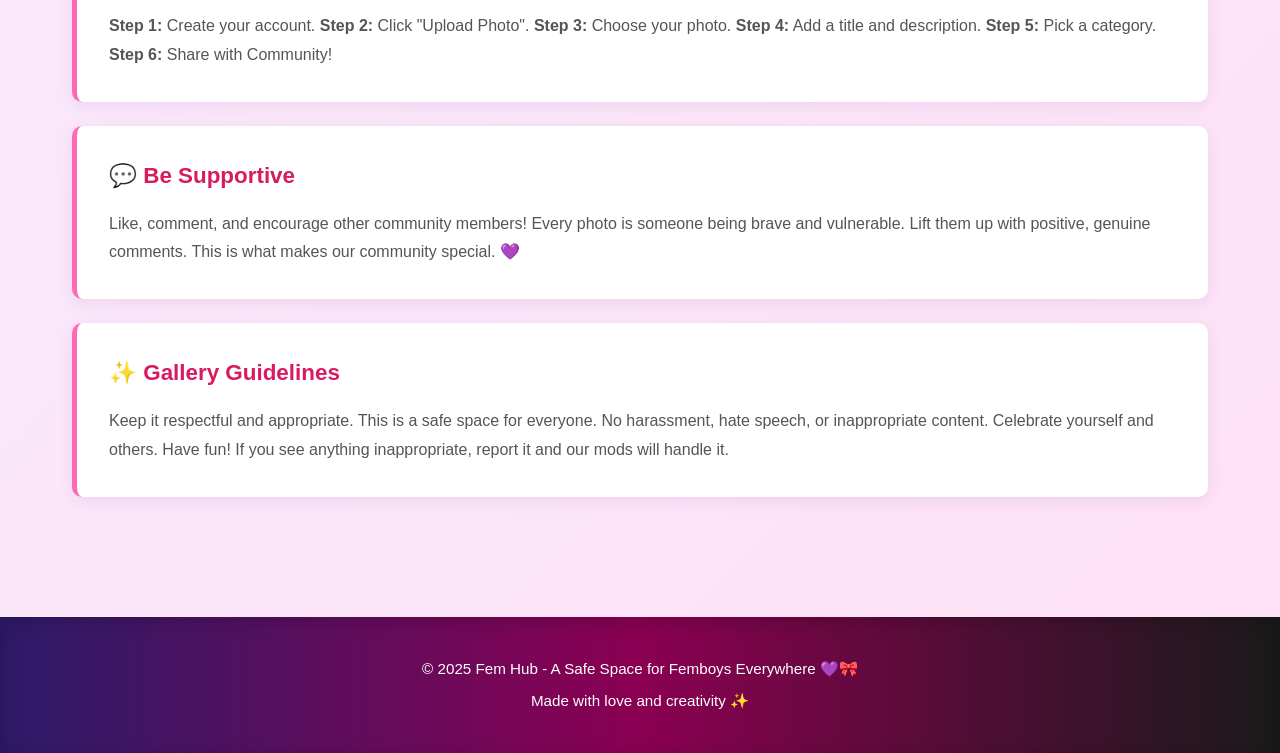
<file: gallery.html>
<!DOCTYPE html>
<html lang="en">
<head>
    <meta charset="UTF-8">
    <meta name="viewport" content="width=device-width, initial-scale=1.0">
    <title>Gallery - Fem Hub</title>
    <link rel="stylesheet" href="style.css">
</head>
<body>
    <nav class="navbar">
        <div class="nav-container">
            <a href="index.html" class="logo">✨ Fem Hub ✨</a>
            <ul class="nav-menu">
                <li><a href="index.html">Home</a></li>
                <li><a href="about.html">About</a></li>
                <li><a href="blog.html">Blog</a></li>
                <li><a href="gallery.html" class="active">Gallery</a></li>
                <li><a href="services.html">Meetups</a></li>
                <li><a href="team.html">Team</a></li>
                <li><a href="faq.html">FAQ</a></li>
                <li><a href="contact.html">Contact</a></li>
            </ul>
        </div>
    </nav>

    <section class="hero">
        <div class="hero-content">
            <h1>Fem Hub Gallery 📸</h1>
            <p>Celebrate Your Style & Beauty</p>
        </div>
    </section>

    <div class="content-section">
        <h2 class="section-title">Showcase Your Confidence</h2>
        <p style="text-align: center; font-size: 1.1rem; color: #666; margin-bottom: 2rem;">Share your selfies, outfits, and creative looks with our community. Celebrate yourself! 💖</p>
    </div>

    <div class="gallery-grid">
        <div class="gallery-item">
            <h4>✨ Outfit of the Week</h4>
            <p>Share your best style moments</p>
        </div>
        <div class="gallery-item">
            <h4>💄 Makeup Looks</h4>
            <p>Show off your makeup artistry</p>
        </div>
        <div class="gallery-item">
            <h4>👗 Fashion Finds</h4>
            <p>Display your latest purchases</p>
        </div>
        <div class="gallery-item">
            <h4>💅 Nails & Details</h4>
            <p>Creative details & close-ups</p>
        </div>
        <div class="gallery-item">
            <h4>🎨 Creative Expression</h4>
            <p>Art, editing, and projects</p>
        </div>
        <div class="gallery-item">
            <h4>🌟 Confidence Shots</h4>
            <p>Celebrate yourself as you are</p>
        </div>
        <div class="gallery-item">
            <h4>👠 Shoe Spotlight</h4>
            <p>Your favorite footwear</p>
        </div>
        <div class="gallery-item">
            <h4>💖 Community Moments</h4>
            <p>Photos from meetups & events</p>
        </div>
        <div class="gallery-item">
            <h4>🎉 Celebrations</h4>
            <p>Milestones & happy moments</p>
        </div>
    </div>

    <div class="content-section">
        <h2 class="section-title">How to Share</h2>
        
        <div class="content-card">
            <h3>📤 Upload Your Photos</h3>
            <p><strong>Step 1:</strong> Create your account. <strong>Step 2:</strong> Click "Upload Photo". <strong>Step 3:</strong> Choose your photo. <strong>Step 4:</strong> Add a title and description. <strong>Step 5:</strong> Pick a category. <strong>Step 6:</strong> Share with Community!</p>
        </div>

        <div class="content-card">
            <h3>💬 Be Supportive</h3>
            <p>Like, comment, and encourage other community members! Every photo is someone being brave and vulnerable. Lift them up with positive, genuine comments. This is what makes our community special. 💜</p>
        </div>

        <div class="content-card">
            <h3>✨ Gallery Guidelines</h3>
            <p>Keep it respectful and appropriate. This is a safe space for everyone. No harassment, hate speech, or inappropriate content. Celebrate yourself and others. Have fun! If you see anything inappropriate, report it and our mods will handle it.</p>
        </div>
    </div>

    <footer>
        <p>&copy; 2025 Fem Hub - A Safe Space for Femboys Everywhere 💜🎀</p>
        <p>Made with love and creativity ✨</p>
    </footer>
</body>
</html>
</file>
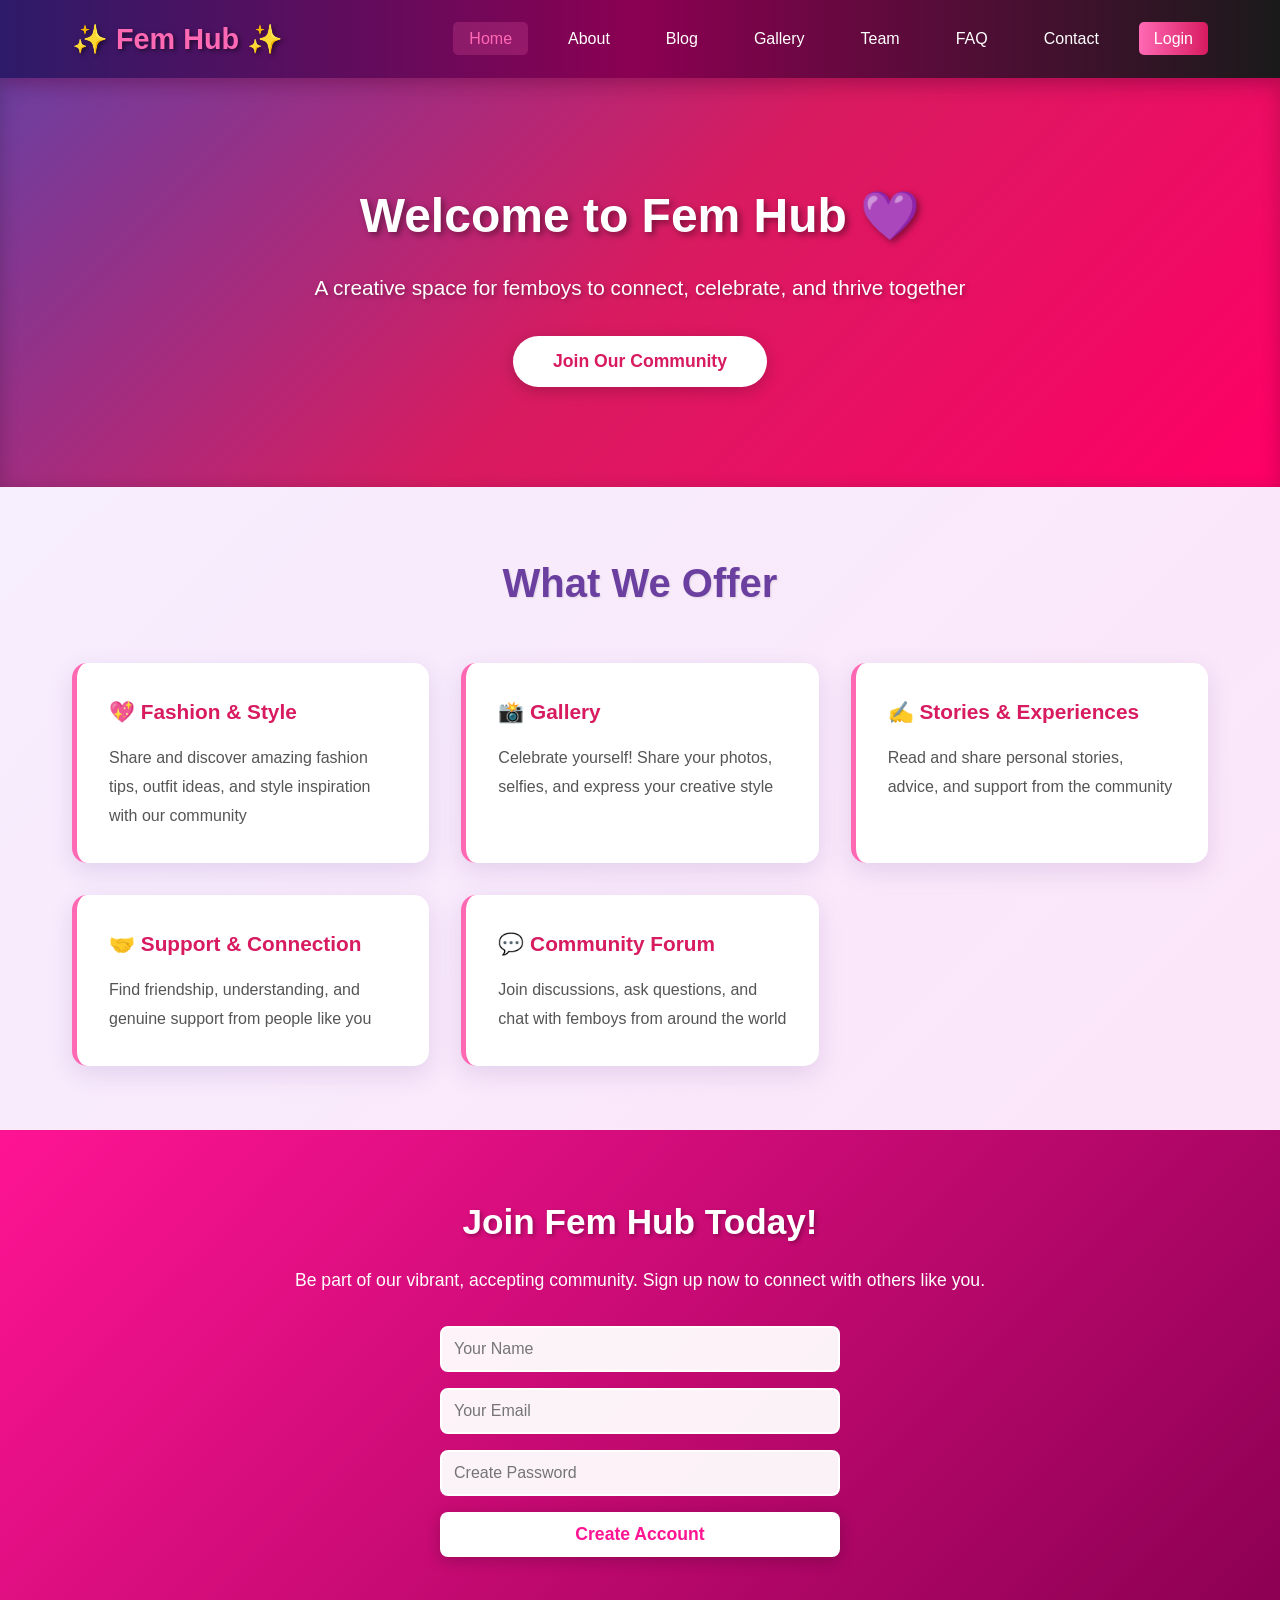
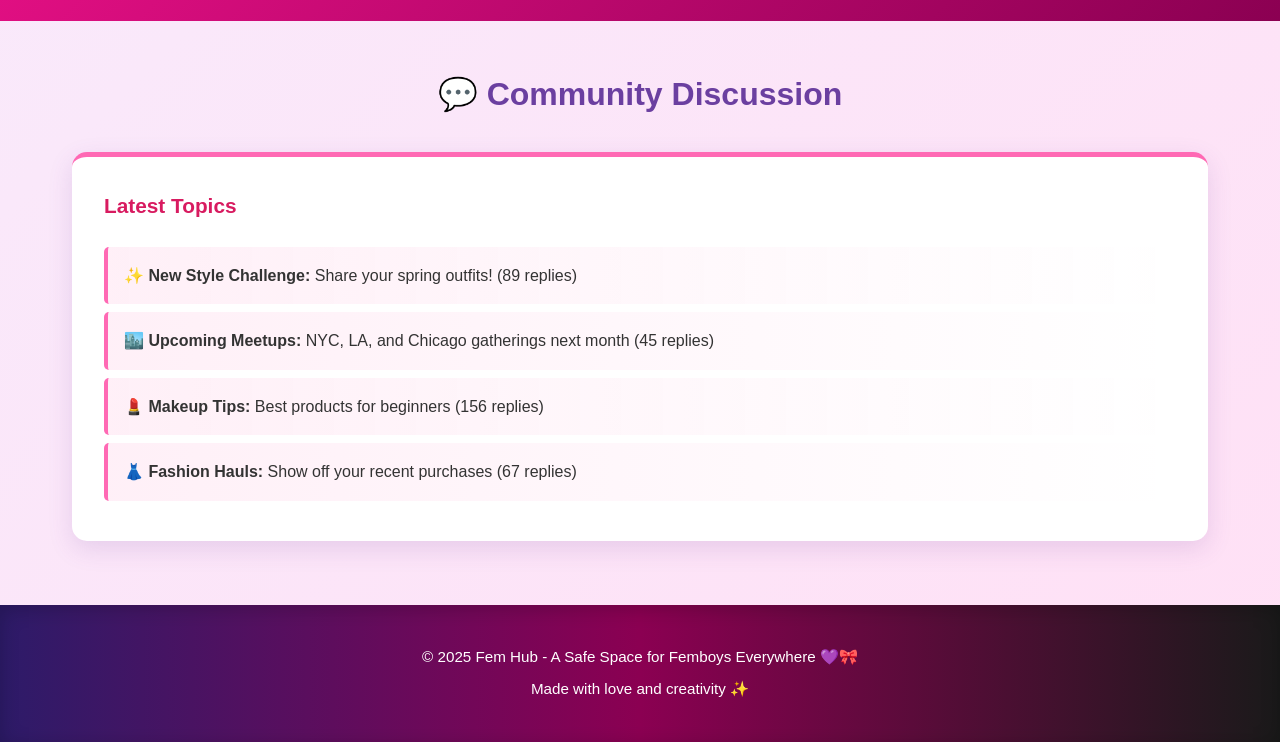
<file: index (5).html>
<!DOCTYPE html>
<html lang="en">
<head>
    <meta charset="UTF-8">
    <meta name="viewport" content="width=device-width, initial-scale=1.0">
    <title>Fem Hub - Femboy Community</title>
    <link rel="stylesheet" href="style.css">
</head>
<body>
    <nav class="navbar">
        <div class="nav-container">
            <a href="index.html" class="logo">✨ Fem Hub ✨</a>
            <ul class="nav-menu">
                <li><a href="index.html" class="active">Home</a></li>
                <li><a href="about.html">About</a></li>
                <li><a href="blog.html">Blog</a></li>
                <li><a href="gallery.html">Gallery</a></li>
                <li><a href="team.html">Team</a></li>
                <li><a href="faq.html">FAQ</a></li>
                <li><a href="contact.html">Contact</a></li>
                <li><a href="login.html" style="background: linear-gradient(90deg, #ff69b4, #d81b60); padding: 8px 15px; border-radius: 5px; color: white !important;">Login</a></li>
            </ul>
        </div>
    </nav>

    <section class="hero">
        <div class="hero-content">
            <h1>Welcome to Fem Hub 💜</h1>
            <p>A creative space for femboys to connect, celebrate, and thrive together</p>
            <button class="cta-button" onclick="document.getElementById('signup').scrollIntoView({behavior: 'smooth'})">Join Our Community</button>
        </div>
    </section>

    <section class="features">
        <h2>What We Offer</h2>
        <div class="feature-grid">
            <div class="feature-card">
                <h3>💖 Fashion & Style</h3>
                <p>Share and discover amazing fashion tips, outfit ideas, and style inspiration with our community</p>
            </div>
            <div class="feature-card">
                <h3>📸 Gallery</h3>
                <p>Celebrate yourself! Share your photos, selfies, and express your creative style</p>
            </div>
            <div class="feature-card">
                <h3>✍️ Stories & Experiences</h3>
                <p>Read and share personal stories, advice, and support from the community</p>
            </div>
            <div class="feature-card">
                <h3>🤝 Support & Connection</h3>
                <p>Find friendship, understanding, and genuine support from people like you</p>
            </div>
            <div class="feature-card">
                <h3>💬 Community Forum</h3>
                <p>Join discussions, ask questions, and chat with femboys from around the world</p>
            </div>
        </div>
    </section>

    <section id="signup" class="signup-section">
        <h2>Join Fem Hub Today!</h2>
        <p>Be part of our vibrant, accepting community. Sign up now to connect with others like you.</p>
        <form class="signup-form">
            <input type="text" placeholder="Your Name" required>
            <input type="email" placeholder="Your Email" required>
            <input type="password" placeholder="Create Password" required>
            <button type="submit" class="submit-btn">Create Account</button>
        </form>
    </section>

    <section class="discussion-area">
        <h2>💬 Community Discussion</h2>
        <div class="discussion-container">
            <div class="discussion-item">
                <h3>Latest Topics</h3>
                <ul>
                    <li><strong>✨ New Style Challenge:</strong> Share your spring outfits! (89 replies)</li>
                    <li><strong>🏙️ Upcoming Meetups:</strong> NYC, LA, and Chicago gatherings next month (45 replies)</li>
                    <li><strong>💄 Makeup Tips:</strong> Best products for beginners (156 replies)</li>
                    <li><strong>👗 Fashion Hauls:</strong> Show off your recent purchases (67 replies)</li>
                </ul>
            </div>
        </div>
    </section>

    <footer>
        <p>&copy; 2025 Fem Hub - A Safe Space for Femboys Everywhere 💜🎀</p>
        <p>Made with love and creativity ✨</p>
    </footer>
</body>
</html>
</file>
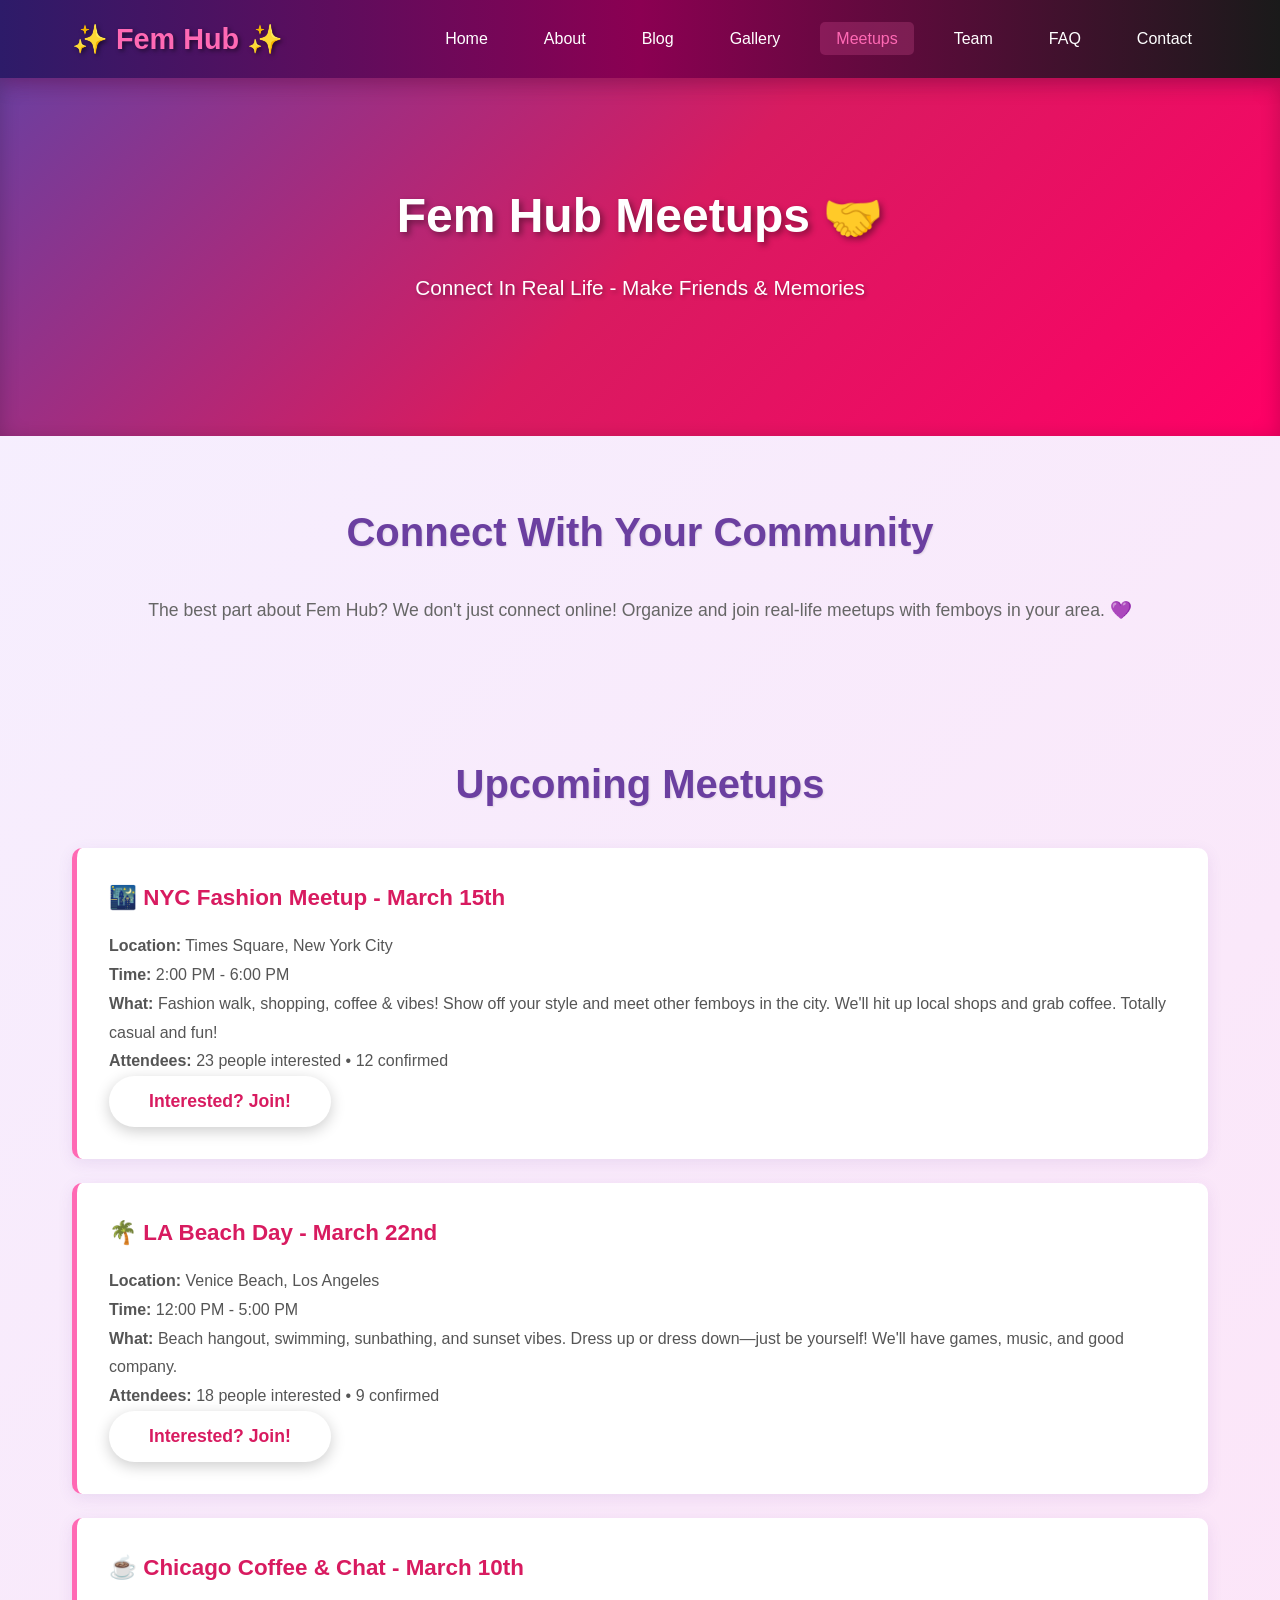
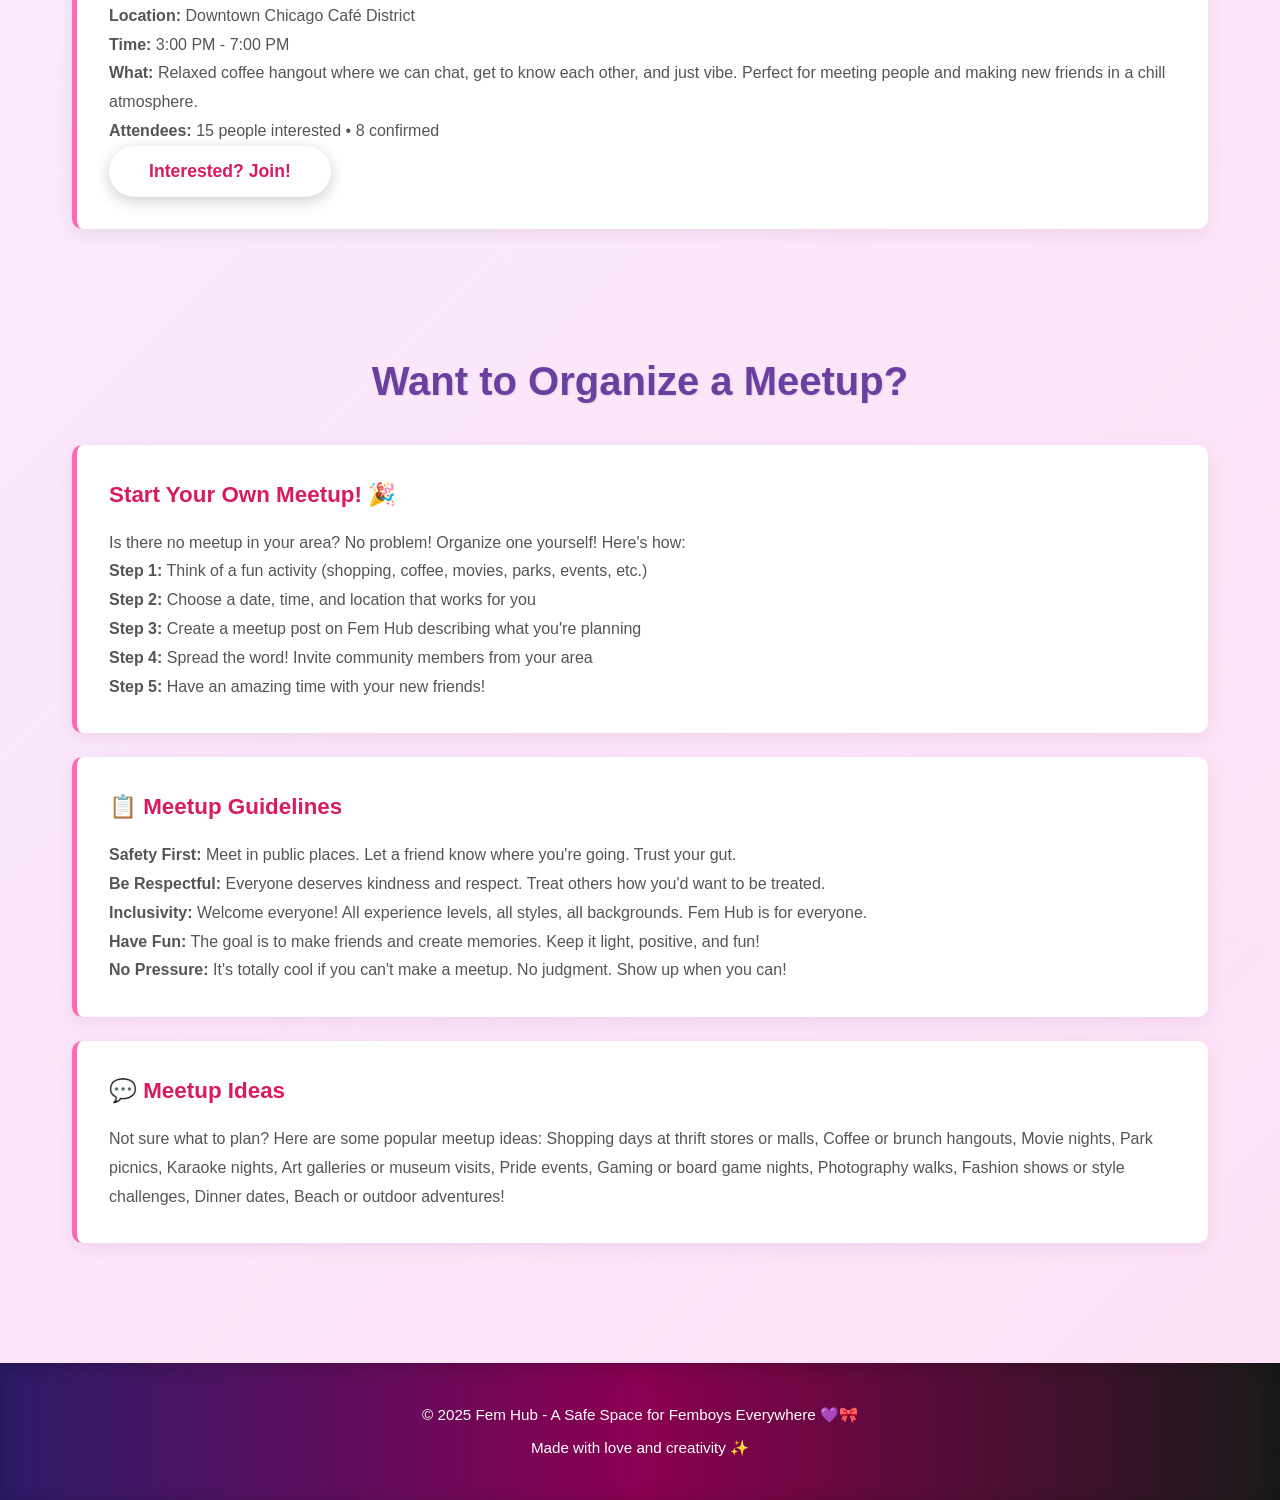
<file: services.html>
<!DOCTYPE html>
<html lang="en">
<head>
    <meta charset="UTF-8">
    <meta name="viewport" content="width=device-width, initial-scale=1.0">
    <title>Meetups - Fem Hub</title>
    <link rel="stylesheet" href="style.css">
</head>
<body>
    <nav class="navbar">
        <div class="nav-container">
            <a href="index.html" class="logo">✨ Fem Hub ✨</a>
            <ul class="nav-menu">
                <li><a href="index.html">Home</a></li>
                <li><a href="about.html">About</a></li>
                <li><a href="blog.html">Blog</a></li>
                <li><a href="gallery.html">Gallery</a></li>
                <li><a href="services.html" class="active">Meetups</a></li>
                <li><a href="team.html">Team</a></li>
                <li><a href="faq.html">FAQ</a></li>
                <li><a href="contact.html">Contact</a></li>
            </ul>
        </div>
    </nav>

    <section class="hero">
        <div class="hero-content">
            <h1>Fem Hub Meetups 🤝</h1>
            <p>Connect In Real Life - Make Friends & Memories</p>
        </div>
    </section>

    <div class="content-section">
        <h2 class="section-title">Connect With Your Community</h2>
        <p style="text-align: center; font-size: 1.1rem; color: #666; margin-bottom: 2rem;">The best part about Fem Hub? We don't just connect online! Organize and join real-life meetups with femboys in your area. 💜</p>
    </div>

    <div class="content-section">
        <h2 class="section-title">Upcoming Meetups</h2>
        
        <div class="content-card">
            <h3>🌃 NYC Fashion Meetup - March 15th</h3>
            <p><strong>Location:</strong> Times Square, New York City</p>
            <p><strong>Time:</strong> 2:00 PM - 6:00 PM</p>
            <p><strong>What:</strong> Fashion walk, shopping, coffee & vibes! Show off your style and meet other femboys in the city. We'll hit up local shops and grab coffee. Totally casual and fun!</p>
            <p><strong>Attendees:</strong> 23 people interested • 12 confirmed</p>
            <button class="cta-button">Interested? Join!</button>
        </div>

        <div class="content-card">
            <h3>🌴 LA Beach Day - March 22nd</h3>
            <p><strong>Location:</strong> Venice Beach, Los Angeles</p>
            <p><strong>Time:</strong> 12:00 PM - 5:00 PM</p>
            <p><strong>What:</strong> Beach hangout, swimming, sunbathing, and sunset vibes. Dress up or dress down—just be yourself! We'll have games, music, and good company.</p>
            <p><strong>Attendees:</strong> 18 people interested • 9 confirmed</p>
            <button class="cta-button">Interested? Join!</button>
        </div>

        <div class="content-card">
            <h3>☕ Chicago Coffee & Chat - March 10th</h3>
            <p><strong>Location:</strong> Downtown Chicago Café District</p>
            <p><strong>Time:</strong> 3:00 PM - 7:00 PM</p>
            <p><strong>What:</strong> Relaxed coffee hangout where we can chat, get to know each other, and just vibe. Perfect for meeting people and making new friends in a chill atmosphere.</p>
            <p><strong>Attendees:</strong> 15 people interested • 8 confirmed</p>
            <button class="cta-button">Interested? Join!</button>
        </div>
    </div>

    <div class="content-section">
        <h2 class="section-title">Want to Organize a Meetup?</h2>
        
        <div class="content-card">
            <h3>Start Your Own Meetup! 🎉</h3>
            <p>Is there no meetup in your area? No problem! Organize one yourself! Here's how:</p>
            <p><strong>Step 1:</strong> Think of a fun activity (shopping, coffee, movies, parks, events, etc.)</p>
            <p><strong>Step 2:</strong> Choose a date, time, and location that works for you</p>
            <p><strong>Step 3:</strong> Create a meetup post on Fem Hub describing what you're planning</p>
            <p><strong>Step 4:</strong> Spread the word! Invite community members from your area</p>
            <p><strong>Step 5:</strong> Have an amazing time with your new friends!</p>
        </div>

        <div class="content-card">
            <h3>📋 Meetup Guidelines</h3>
            <p><strong>Safety First:</strong> Meet in public places. Let a friend know where you're going. Trust your gut.</p>
            <p><strong>Be Respectful:</strong> Everyone deserves kindness and respect. Treat others how you'd want to be treated.</p>
            <p><strong>Inclusivity:</strong> Welcome everyone! All experience levels, all styles, all backgrounds. Fem Hub is for everyone.</p>
            <p><strong>Have Fun:</strong> The goal is to make friends and create memories. Keep it light, positive, and fun!</p>
            <p><strong>No Pressure:</strong> It's totally cool if you can't make a meetup. No judgment. Show up when you can!</p>
        </div>

        <div class="content-card">
            <h3>💬 Meetup Ideas</h3>
            <p>Not sure what to plan? Here are some popular meetup ideas: Shopping days at thrift stores or malls, Coffee or brunch hangouts, Movie nights, Park picnics, Karaoke nights, Art galleries or museum visits, Pride events, Gaming or board game nights, Photography walks, Fashion shows or style challenges, Dinner dates, Beach or outdoor adventures!</p>
        </div>
    </div>

    <footer>
        <p>&copy; 2025 Fem Hub - A Safe Space for Femboys Everywhere 💜🎀</p>
        <p>Made with love and creativity ✨</p>
    </footer>
</body>
</html>
</file>
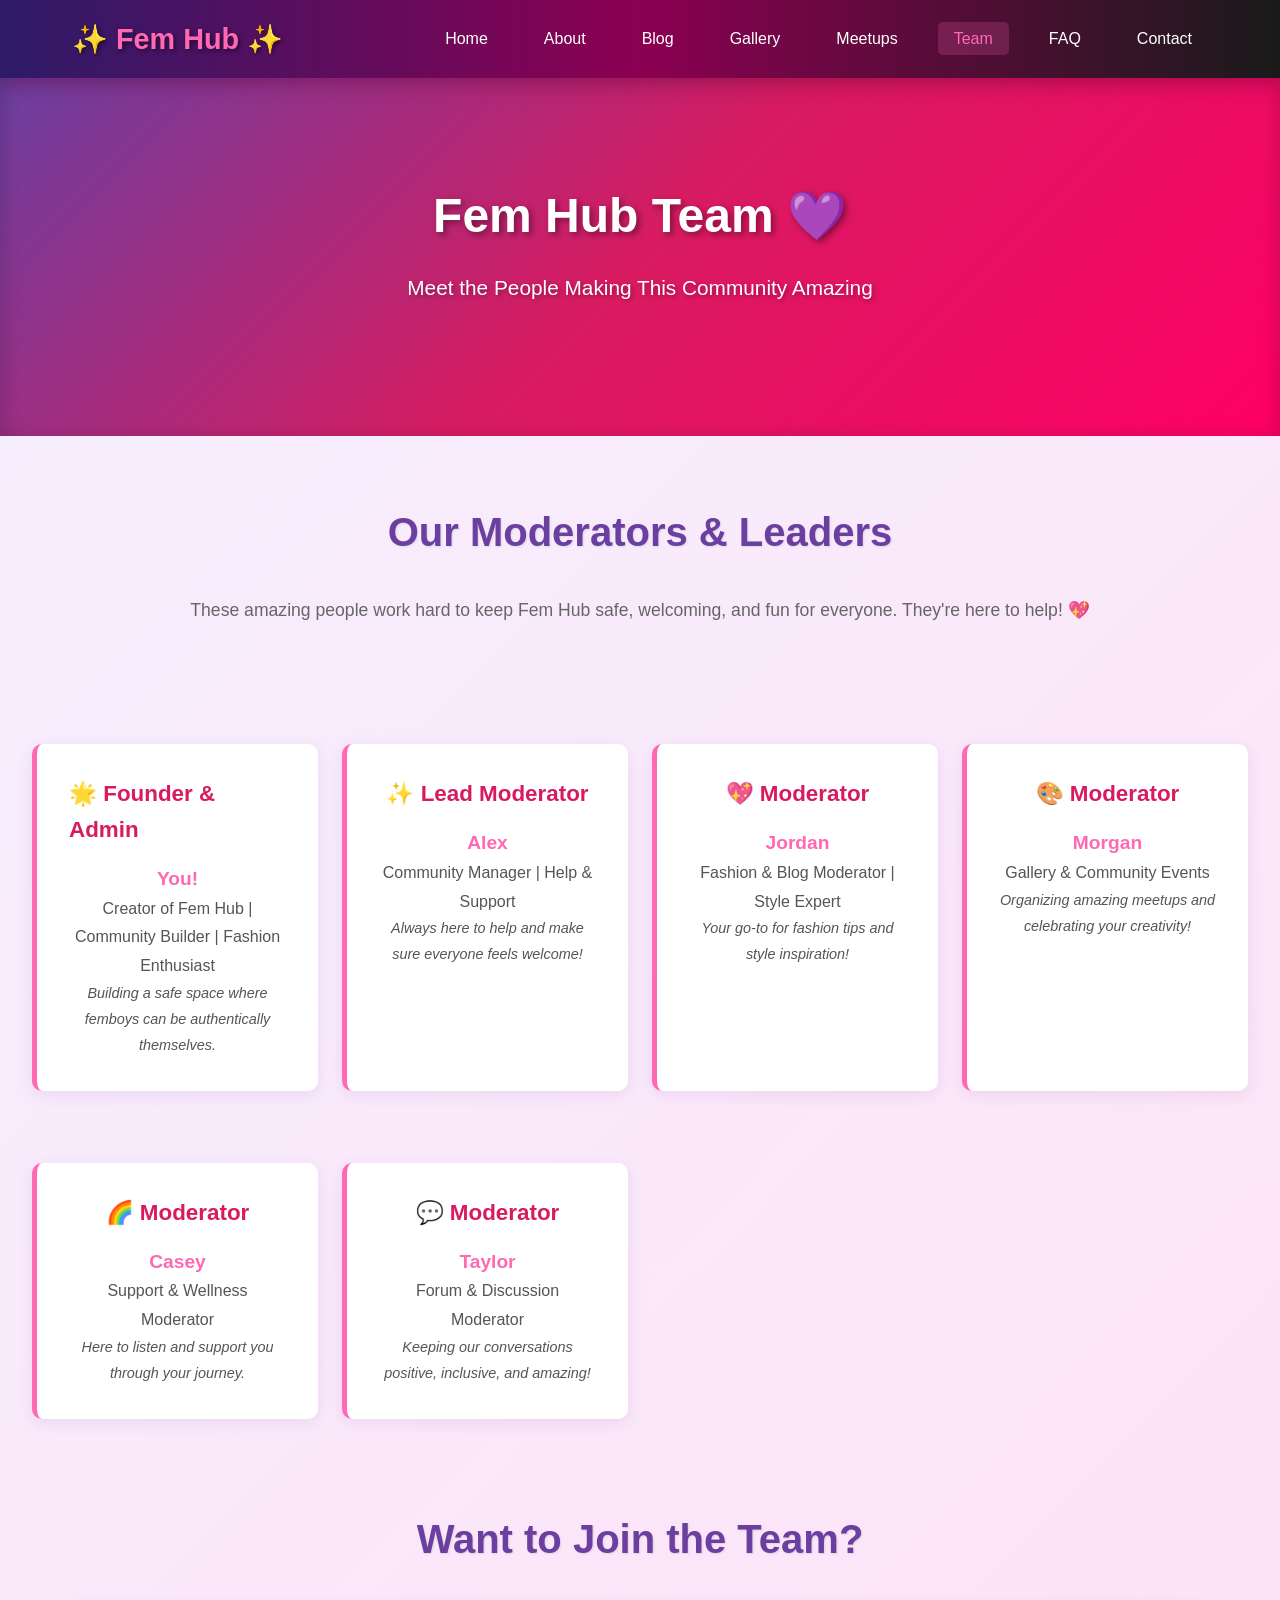
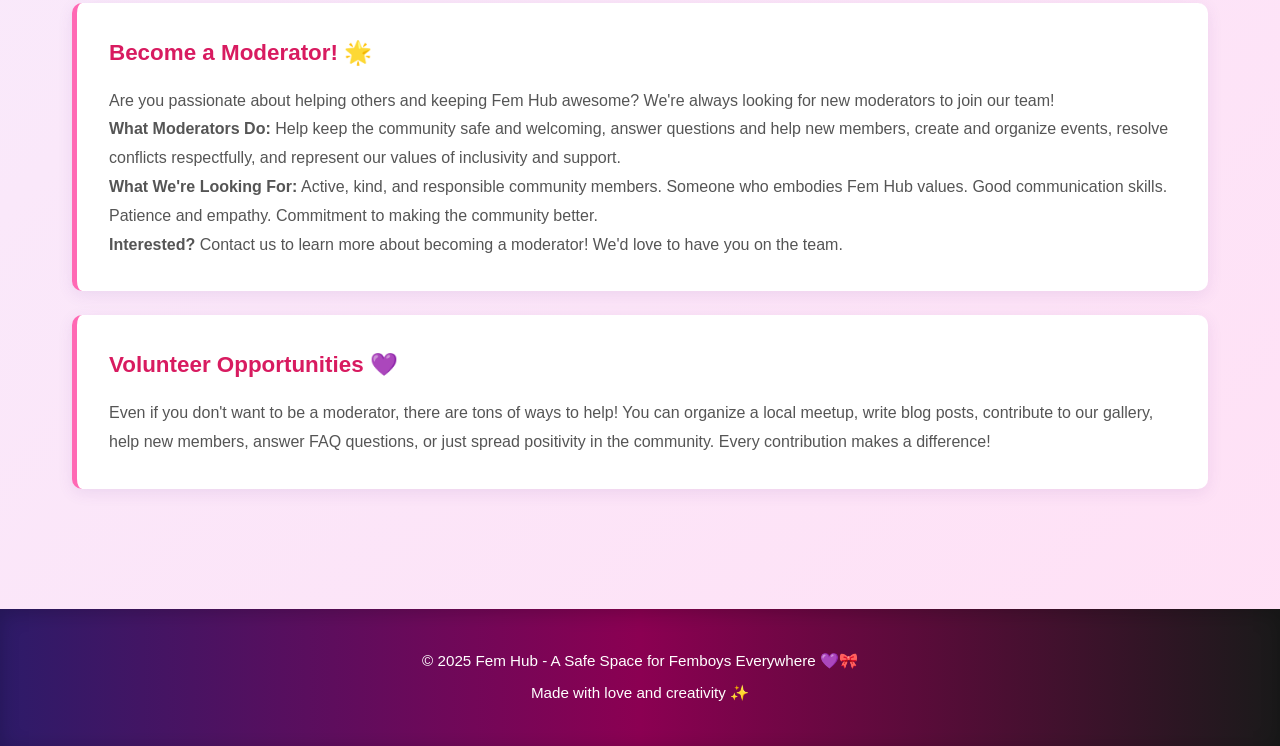
<file: team.html>
<!DOCTYPE html>
<html lang="en">
<head>
    <meta charset="UTF-8">
    <meta name="viewport" content="width=device-width, initial-scale=1.0">
    <title>Team - Fem Hub</title>
    <link rel="stylesheet" href="style.css">
</head>
<body>
    <nav class="navbar">
        <div class="nav-container">
            <a href="index.html" class="logo">✨ Fem Hub ✨</a>
            <ul class="nav-menu">
                <li><a href="index.html">Home</a></li>
                <li><a href="about.html">About</a></li>
                <li><a href="blog.html">Blog</a></li>
                <li><a href="gallery.html">Gallery</a></li>
                <li><a href="services.html">Meetups</a></li>
                <li><a href="team.html" class="active">Team</a></li>
                <li><a href="faq.html">FAQ</a></li>
                <li><a href="contact.html">Contact</a></li>
            </ul>
        </div>
    </nav>

    <section class="hero">
        <div class="hero-content">
            <h1>Fem Hub Team 💜</h1>
            <p>Meet the People Making This Community Amazing</p>
        </div>
    </section>

    <div class="content-section">
        <h2 class="section-title">Our Moderators & Leaders</h2>
        <p style="text-align: center; font-size: 1.1rem; color: #666; margin-bottom: 2rem;">These amazing people work hard to keep Fem Hub safe, welcoming, and fun for everyone. They're here to help! 💖</p>
    </div>

    <div class="gallery-grid">
        <div class="content-card" style="display: flex; flex-direction: column; align-items: center;">
            <h3>🌟 Founder & Admin</h3>
            <h4 style="color: #ff69b4; font-size: 1.2rem;">You!</h4>
            <p style="text-align: center;">Creator of Fem Hub | Community Builder | Fashion Enthusiast</p>
            <p style="text-align: center; font-size: 0.9rem; font-style: italic;">Building a safe space where femboys can be authentically themselves.</p>
        </div>

        <div class="content-card" style="display: flex; flex-direction: column; align-items: center;">
            <h3>✨ Lead Moderator</h3>
            <h4 style="color: #ff69b4; font-size: 1.2rem;">Alex</h4>
            <p style="text-align: center;">Community Manager | Help & Support</p>
            <p style="text-align: center; font-size: 0.9rem; font-style: italic;">Always here to help and make sure everyone feels welcome!</p>
        </div>

        <div class="content-card" style="display: flex; flex-direction: column; align-items: center;">
            <h3>💖 Moderator</h3>
            <h4 style="color: #ff69b4; font-size: 1.2rem;">Jordan</h4>
            <p style="text-align: center;">Fashion & Blog Moderator | Style Expert</p>
            <p style="text-align: center; font-size: 0.9rem; font-style: italic;">Your go-to for fashion tips and style inspiration!</p>
        </div>

        <div class="content-card" style="display: flex; flex-direction: column; align-items: center;">
            <h3>🎨 Moderator</h3>
            <h4 style="color: #ff69b4; font-size: 1.2rem;">Morgan</h4>
            <p style="text-align: center;">Gallery & Community Events</p>
            <p style="text-align: center; font-size: 0.9rem; font-style: italic;">Organizing amazing meetups and celebrating your creativity!</p>
        </div>

        <div class="content-card" style="display: flex; flex-direction: column; align-items: center;">
            <h3>🌈 Moderator</h3>
            <h4 style="color: #ff69b4; font-size: 1.2rem;">Casey</h4>
            <p style="text-align: center;">Support & Wellness Moderator</p>
            <p style="text-align: center; font-size: 0.9rem; font-style: italic;">Here to listen and support you through your journey.</p>
        </div>

        <div class="content-card" style="display: flex; flex-direction: column; align-items: center;">
            <h3>💬 Moderator</h3>
            <h4 style="color: #ff69b4; font-size: 1.2rem;">Taylor</h4>
            <p style="text-align: center;">Forum & Discussion Moderator</p>
            <p style="text-align: center; font-size: 0.9rem; font-style: italic;">Keeping our conversations positive, inclusive, and amazing!</p>
        </div>
    </div>

    <div class="content-section">
        <h2 class="section-title">Want to Join the Team?</h2>
        
        <div class="content-card">
            <h3>Become a Moderator! 🌟</h3>
            <p>Are you passionate about helping others and keeping Fem Hub awesome? We're always looking for new moderators to join our team!</p>
            <p><strong>What Moderators Do:</strong> Help keep the community safe and welcoming, answer questions and help new members, create and organize events, resolve conflicts respectfully, and represent our values of inclusivity and support.</p>
            <p><strong>What We're Looking For:</strong> Active, kind, and responsible community members. Someone who embodies Fem Hub values. Good communication skills. Patience and empathy. Commitment to making the community better.</p>
            <p><strong>Interested?</strong> Contact us to learn more about becoming a moderator! We'd love to have you on the team.</p>
        </div>

        <div class="content-card">
            <h3>Volunteer Opportunities 💜</h3>
            <p>Even if you don't want to be a moderator, there are tons of ways to help! You can organize a local meetup, write blog posts, contribute to our gallery, help new members, answer FAQ questions, or just spread positivity in the community. Every contribution makes a difference!</p>
        </div>
    </div>

    <footer>
        <p>&copy; 2025 Fem Hub - A Safe Space for Femboys Everywhere 💜🎀</p>
        <p>Made with love and creativity ✨</p>
    </footer>
</body>
</html>
</file>
<file: style.css>
* {
    margin: 0;
    padding: 0;
    box-sizing: border-box;
}

body {
    font-family: 'Arial', sans-serif;
    line-height: 1.6;
    color: #333;
    background: linear-gradient(135deg, #f5f0ff 0%, #ffe0f5 100%);
    min-height: 100vh;
}

/* NAVBAR */
.navbar {
    background: linear-gradient(90deg, #2d1b69 0%, #8b0052 50%, #1a1a1a 100%);
    padding: 1rem 0;
    position: sticky;
    top: 0;
    z-index: 1000;
    box-shadow: 0 4px 20px rgba(139, 0, 82, 0.3);
}

.nav-container {
    max-width: 1200px;
    margin: 0 auto;
    display: flex;
    justify-content: space-between;
    align-items: center;
    padding: 0 2rem;
}

.logo {
    color: #ff69b4;
    font-size: 1.8rem;
    font-weight: bold;
    text-decoration: none;
    text-shadow: 2px 2px 4px rgba(0, 0, 0, 0.5);
}

.nav-menu {
    display: flex;
    list-style: none;
    gap: 1.5rem;
    flex-wrap: wrap;
    justify-content: center;
}

.nav-menu a {
    color: white;
    text-decoration: none;
    font-weight: 500;
    transition: all 0.3s ease;
    padding: 0.5rem 1rem;
    border-radius: 5px;
}

.nav-menu a[href="login.html"] {
    background: linear-gradient(90deg, #ff69b4, #d81b60) !important;
    color: white !important;
    padding: 8px 15px !important;
    border-radius: 5px !important;
}

.nav-menu a:hover,
.nav-menu a.active {
    color: #ff69b4;
    background: rgba(255, 105, 180, 0.2);
    transform: scale(1.05);
}

/* HERO SECTION */
.hero {
    background: linear-gradient(135deg, #6b3fa0 0%, #d81b60 50%, #ff0066 100%);
    color: white;
    padding: 100px 2rem;
    text-align: center;
    box-shadow: inset 0 4px 20px rgba(0, 0, 0, 0.2);
}

.hero-content h1 {
    font-size: 3rem;
    margin-bottom: 1rem;
    text-shadow: 3px 3px 6px rgba(0, 0, 0, 0.4);
    animation: fadeInDown 1s ease;
}

.hero-content p {
    font-size: 1.3rem;
    margin-bottom: 2rem;
    text-shadow: 2px 2px 4px rgba(0, 0, 0, 0.3);
}

.cta-button {
    background: white;
    color: #d81b60;
    border: none;
    padding: 15px 40px;
    font-size: 1.1rem;
    border-radius: 50px;
    cursor: pointer;
    font-weight: bold;
    transition: all 0.3s ease;
    box-shadow: 0 4px 15px rgba(0, 0, 0, 0.2);
}

.cta-button:hover {
    transform: translateY(-3px);
    box-shadow: 0 6px 25px rgba(0, 0, 0, 0.3);
    background: #ff69b4;
    color: white;
}

/* FEATURES SECTION */
.features {
    max-width: 1200px;
    margin: 4rem auto;
    padding: 0 2rem;
}

.features h2 {
    text-align: center;
    font-size: 2.5rem;
    color: #6b3fa0;
    margin-bottom: 3rem;
    text-shadow: 1px 1px 2px rgba(0, 0, 0, 0.1);
}

.feature-grid {
    display: grid;
    grid-template-columns: repeat(auto-fit, minmax(300px, 1fr));
    gap: 2rem;
}

.feature-card {
    background: white;
    padding: 2rem;
    border-radius: 15px;
    box-shadow: 0 8px 25px rgba(107, 63, 160, 0.15);
    transition: all 0.3s ease;
    border-left: 5px solid #ff69b4;
}

.feature-card:hover {
    transform: translateY(-10px) scale(1.02);
    box-shadow: 0 12px 35px rgba(216, 27, 96, 0.25);
    border-left-color: #d81b60;
}

.feature-card h3 {
    color: #d81b60;
    margin-bottom: 1rem;
    font-size: 1.3rem;
}

.feature-card p {
    color: #555;
    line-height: 1.8;
}

/* SIGNUP SECTION */
.signup-section {
    background: linear-gradient(135deg, #ff1493 0%, #8b0052 100%);
    color: white;
    padding: 4rem 2rem;
    text-align: center;
    margin: 3rem 0;
}

.signup-section h2 {
    font-size: 2.2rem;
    margin-bottom: 1rem;
    text-shadow: 2px 2px 4px rgba(0, 0, 0, 0.3);
}

.signup-section p {
    font-size: 1.1rem;
    margin-bottom: 2rem;
}

.signup-form {
    max-width: 400px;
    margin: 0 auto;
    display: flex;
    flex-direction: column;
    gap: 1rem;
}

.signup-form input {
    padding: 12px;
    border: 2px solid white;
    border-radius: 8px;
    font-size: 1rem;
    background: rgba(255, 255, 255, 0.95);
    color: #333;
    transition: all 0.3s ease;
}

.signup-form input:focus {
    outline: none;
    background: white;
    box-shadow: 0 0 15px rgba(255, 255, 255, 0.5);
    transform: scale(1.02);
}

.submit-btn {
    padding: 12px;
    background: white;
    color: #ff1493;
    border: none;
    border-radius: 8px;
    font-size: 1.1rem;
    font-weight: bold;
    cursor: pointer;
    transition: all 0.3s ease;
    box-shadow: 0 4px 15px rgba(0, 0, 0, 0.2);
}

.submit-btn:hover {
    transform: translateY(-2px);
    box-shadow: 0 6px 25px rgba(0, 0, 0, 0.3);
    background: #ff69b4;
}

/* DISCUSSION AREA */
.discussion-area {
    max-width: 1200px;
    margin: 3rem auto;
    padding: 0 2rem;
}

.discussion-area h2 {
    text-align: center;
    font-size: 2rem;
    color: #6b3fa0;
    margin-bottom: 2rem;
}

.discussion-container {
    background: white;
    padding: 2rem;
    border-radius: 15px;
    box-shadow: 0 8px 25px rgba(107, 63, 160, 0.15);
    border-top: 5px solid #ff69b4;
}

.discussion-item h3 {
    color: #d81b60;
    margin-bottom: 1.5rem;
    font-size: 1.3rem;
}

.discussion-item ul {
    list-style: none;
}

.discussion-item li {
    padding: 1rem;
    margin: 0.5rem 0;
    background: linear-gradient(90deg, rgba(255, 105, 180, 0.1) 0%, transparent 100%);
    border-left: 4px solid #ff69b4;
    border-radius: 5px;
    transition: all 0.3s ease;
    cursor: pointer;
}

.discussion-item li:hover {
    background: linear-gradient(90deg, rgba(255, 105, 180, 0.2) 0%, transparent 100%);
    transform: translateX(5px);
}

/* CONTENT SECTIONS */
.content-section {
    max-width: 1200px;
    margin: 2rem auto;
    padding: 2rem;
}

.section-title {
    font-size: 2.5rem;
    color: #6b3fa0;
    margin-bottom: 2rem;
    text-align: center;
    text-shadow: 1px 1px 2px rgba(0, 0, 0, 0.1);
}

.content-card {
    background: white;
    padding: 2rem;
    margin: 1.5rem 0;
    border-radius: 10px;
    box-shadow: 0 4px 15px rgba(107, 63, 160, 0.1);
    border-left: 5px solid #ff69b4;
    transition: all 0.3s ease;
}

.content-card:hover {
    transform: translateX(5px);
    box-shadow: 0 6px 25px rgba(107, 63, 160, 0.2);
}

.content-card h3 {
    color: #d81b60;
    margin-bottom: 1rem;
    font-size: 1.4rem;
}

.content-card p {
    color: #555;
    line-height: 1.8;
}

/* GALLERY */
.gallery-grid {
    display: grid;
    grid-template-columns: repeat(auto-fill, minmax(250px, 1fr));
    gap: 1.5rem;
    padding: 0 2rem;
}

.gallery-item {
    background: linear-gradient(135deg, #ff69b4, #d81b60);
    padding: 2rem;
    border-radius: 10px;
    color: white;
    text-align: center;
    transition: all 0.3s ease;
    cursor: pointer;
    min-height: 200px;
    display: flex;
    flex-direction: column;
    justify-content: center;
    align-items: center;
}

.gallery-item:hover {
    transform: scale(1.05) rotate(2deg);
    box-shadow: 0 10px 30px rgba(216, 27, 96, 0.3);
}

.gallery-item h4 {
    font-size: 1.2rem;
    margin-bottom: 0.5rem;
}

.gallery-item p {
    font-size: 0.9rem;
    opacity: 0.9;
}

/* FAQ SECTION */
.faq-item {
    background: white;
    margin: 1.5rem 0;
    padding: 1.5rem;
    border-radius: 10px;
    box-shadow: 0 4px 15px rgba(107, 63, 160, 0.1);
    border-left: 5px solid #ff69b4;
    cursor: pointer;
    transition: all 0.3s ease;
}

.faq-item:hover {
    box-shadow: 0 6px 25px rgba(107, 63, 160, 0.2);
}

.faq-item h4 {
    color: #d81b60;
    margin-bottom: 0.5rem;
    font-size: 1.1rem;
}

.faq-item p {
    color: #666;
    display: none;
}

.faq-item.active p {
    display: block;
}

/* FORM STYLING */
.contact-form {
    max-width: 600px;
    margin: 2rem auto;
    background: white;
    padding: 2rem;
    border-radius: 10px;
    box-shadow: 0 8px 25px rgba(107, 63, 160, 0.15);
}

.contact-form input,
.contact-form textarea {
    width: 100%;
    padding: 1rem;
    margin: 1rem 0;
    border: 2px solid #ff69b4;
    border-radius: 8px;
    font-family: inherit;
    font-size: 1rem;
    transition: all 0.3s ease;
}

.contact-form input:focus,
.contact-form textarea:focus {
    outline: none;
    box-shadow: 0 0 15px rgba(255, 105, 180, 0.4);
    border-color: #d81b60;
}

.contact-form button {
    width: 100%;
    padding: 1rem;
    background: linear-gradient(90deg, #ff69b4, #d81b60);
    color: white;
    border: none;
    border-radius: 8px;
    font-size: 1.1rem;
    font-weight: bold;
    cursor: pointer;
    transition: all 0.3s ease;
    box-shadow: 0 4px 15px rgba(216, 27, 96, 0.2);
}

.contact-form button:hover {
    transform: translateY(-2px);
    box-shadow: 0 6px 25px rgba(216, 27, 96, 0.3);
}

/* FOOTER */
footer {
    background: linear-gradient(90deg, #2d1b69 0%, #8b0052 50%, #1a1a1a 100%);
    color: white;
    text-align: center;
    padding: 2rem;
    margin-top: 4rem;
    box-shadow: inset 0 4px 20px rgba(0, 0, 0, 0.2);
}

footer p {
    margin: 0.5rem 0;
    font-size: 0.95rem;
}

/* ANIMATIONS */
@keyframes fadeInDown {
    from {
        opacity: 0;
        transform: translateY(-20px);
    }
    to {
        opacity: 1;
        transform: translateY(0);
    }
}

/* RESPONSIVE */
@media (max-width: 768px) {
    .hero-content h1 {
        font-size: 2rem;
    }
    
    .nav-menu {
        flex-direction: column;
        gap: 0.5rem;
    }
    
    .feature-grid {
        grid-template-columns: 1fr;
    }
    
    .gallery-grid {
        grid-template-columns: repeat(auto-fill, minmax(150px, 1fr));
    }
}
</file>
